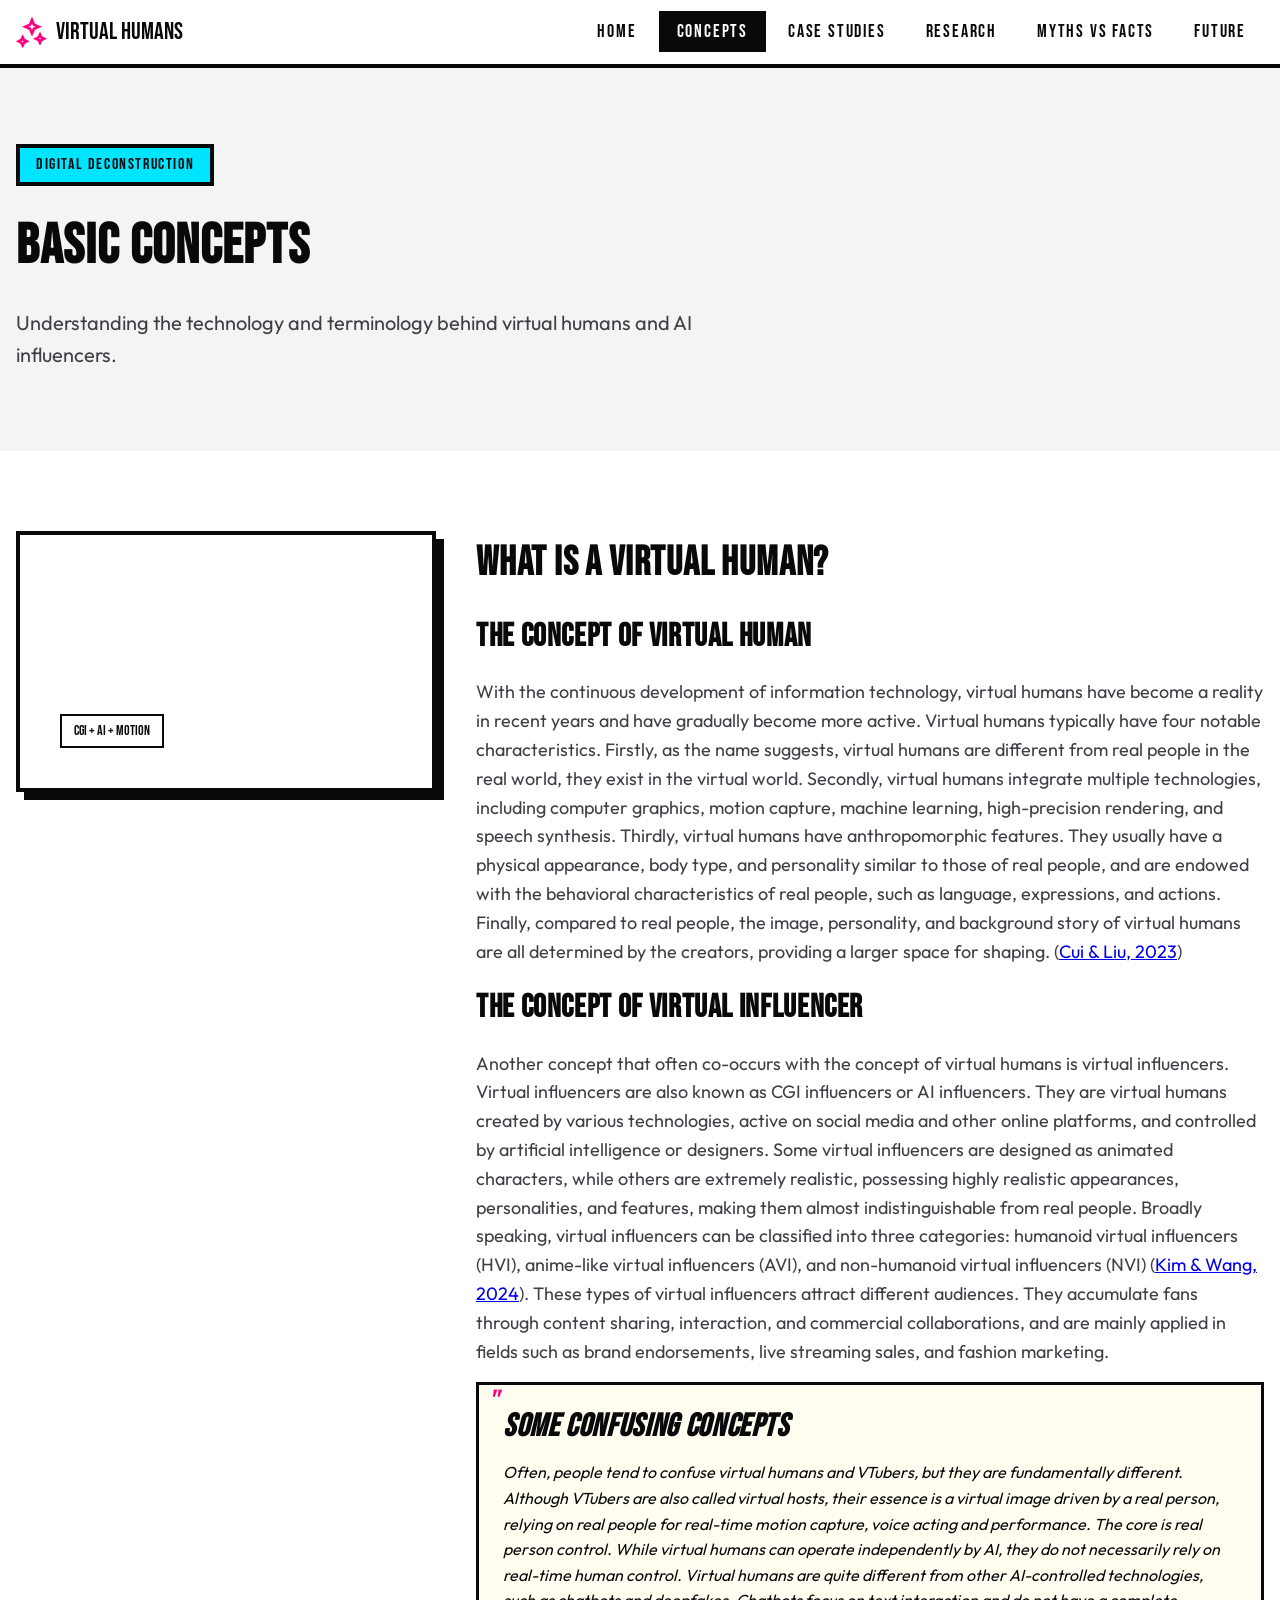
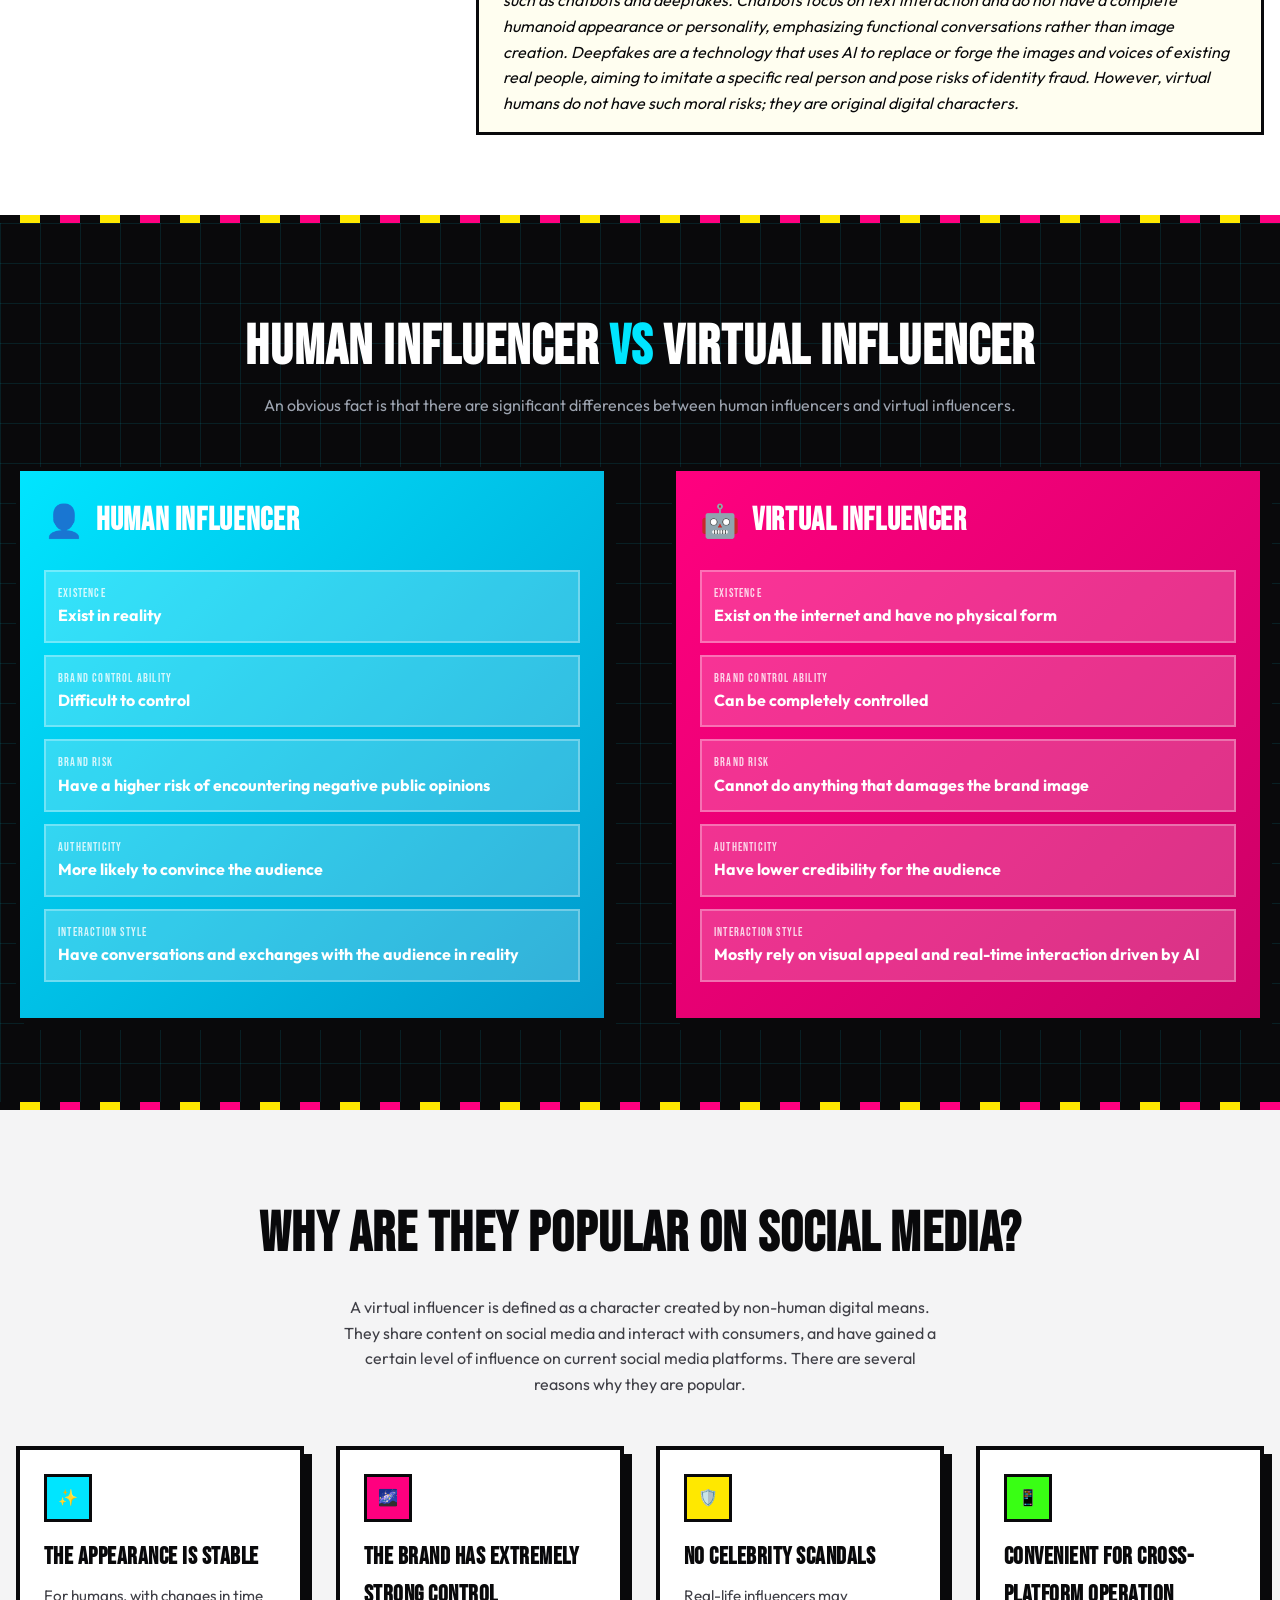
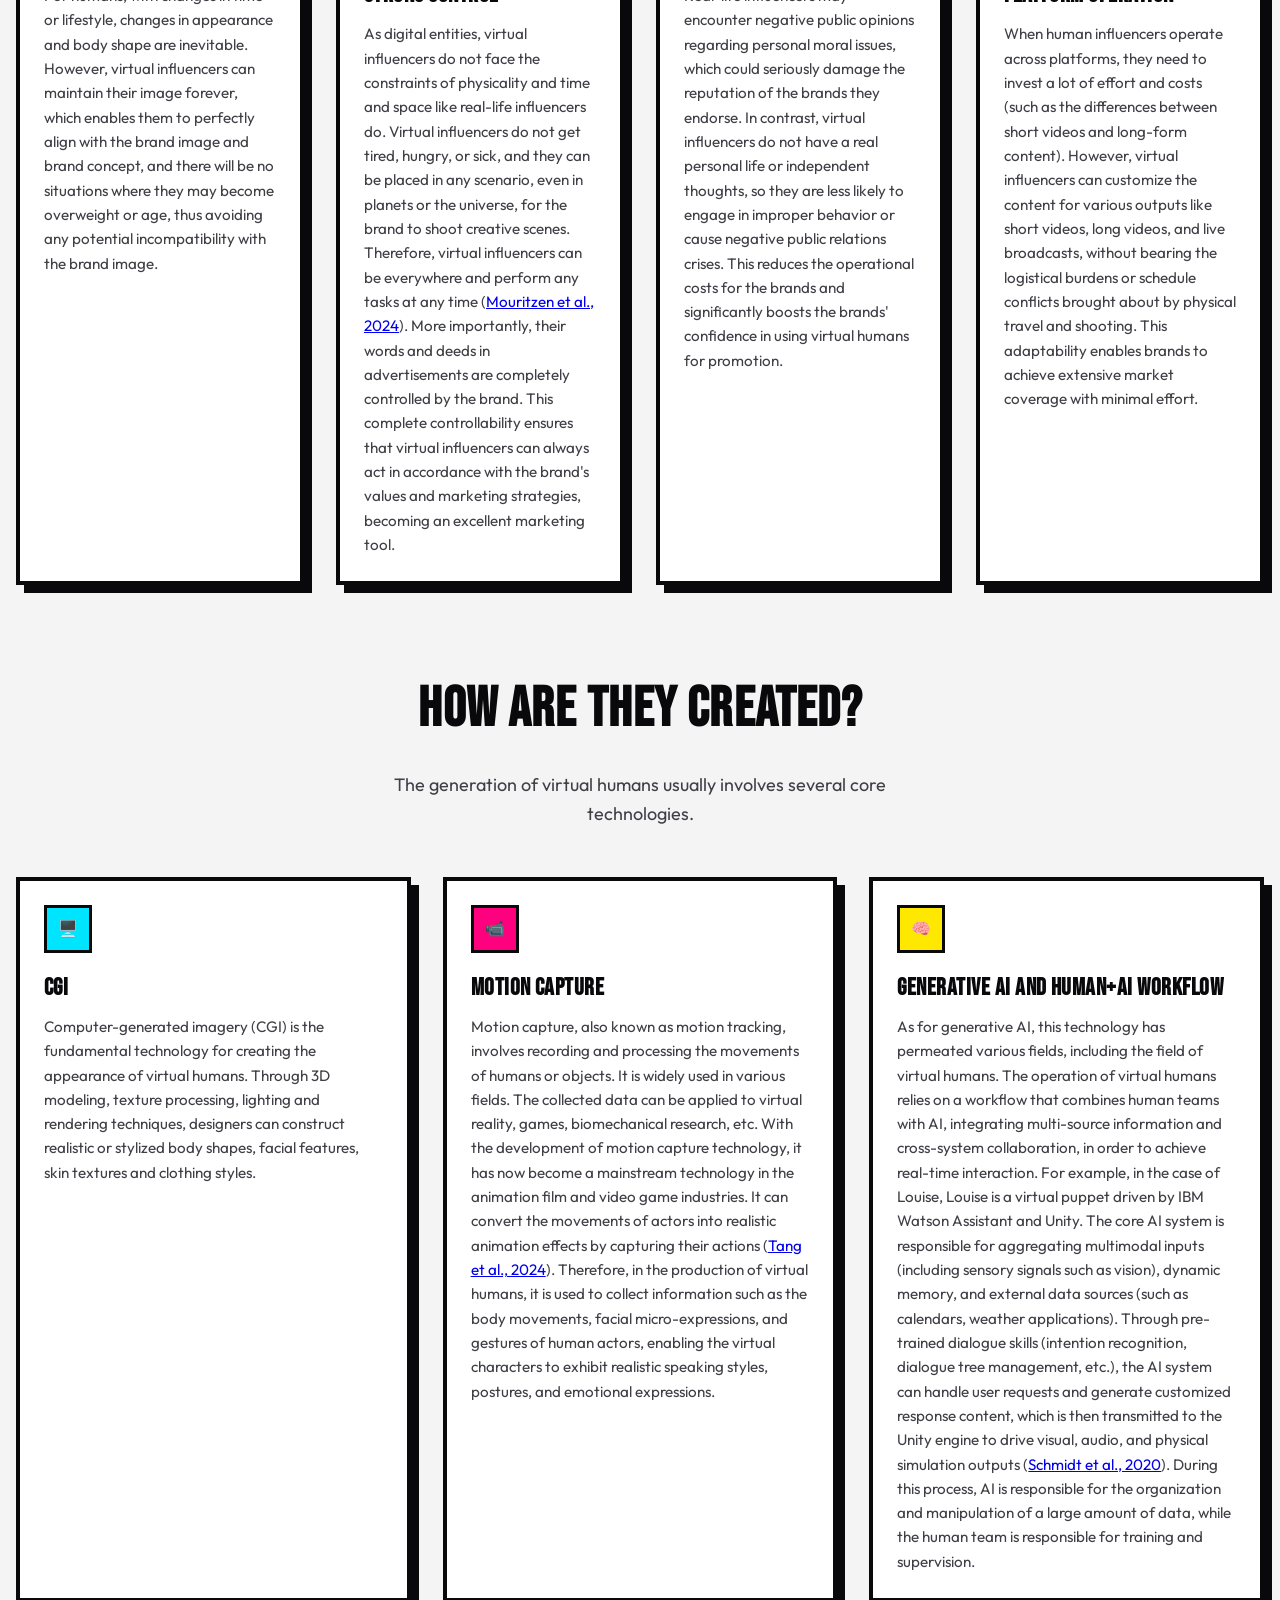
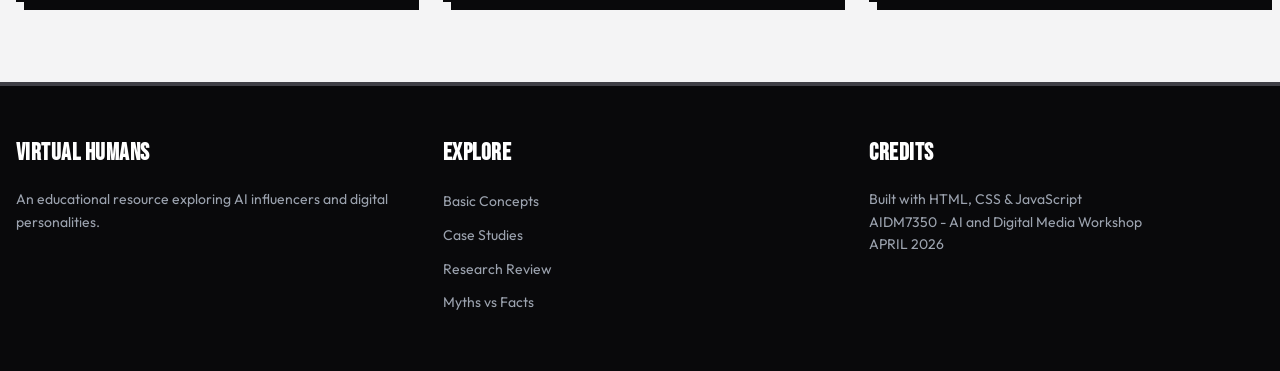
<file: concepts.html>
<!DOCTYPE html>
<html lang="en">
<head>
  <meta charset="UTF-8">
  <meta name="viewport" content="width=device-width, initial-scale=1.0">
  <title>Basic Concepts - AI Influencers & Virtual Humans</title>
  <link rel="preconnect" href="https://fonts.googleapis.com">
  <link rel="preconnect" href="https://fonts.gstatic.com" crossorigin>
  <link href="https://fonts.googleapis.com/css2?family=Bebas+Neue&family=Outfit:wght@400;500;700&display=swap" rel="stylesheet">
  <link rel="stylesheet" href="css/styles.css">
</head>
<body>

  <!-- Nevigation -->
  <nav class="navbar">
    <div class="container">
      <a href="home.html" class="logo">
        <svg class="logo-icon" viewBox="0 0 24 24" fill="none" stroke="currentColor" stroke-width="2">
          <path d="M12 3l1.5 3.5L17 8l-3.5 1.5L12 13l-1.5-3.5L7 8l3.5-1.5L12 3z"/>
          <path d="M5 16l1 2 2 1-2 1-1 2-1-2-2-1 2-1 1-2z"/>
          <path d="M18 14l1 2 2 1-2 1-1 2-1-2-2-1 2-1 1-2z"/>
        </svg>
        <span class="logo-text">VIRTUAL HUMANS</span>
      </a>
      <ul class="nav-links">
        <li><a href="home.html" class="nav-link">HOME</a></li>
        <li><a href="concepts.html" class="nav-link">CONCEPTS</a></li>
        <li><a href="case-studies.html" class="nav-link">CASE STUDIES</a></li>
        <li><a href="research.html" class="nav-link">RESEARCH</a></li>
        <li><a href="myths-facts.html" class="nav-link">MYTHS VS FACTS</a></li>
        <li><a href="future.html" class="nav-link">FUTURE</a></li>
      </ul>
      <button class="menu-toggle">☰</button>
    </div>
  </nav>
  
  <div class="mobile-menu">
    <button class="mobile-close">✕</button>
    <a href="home.html">HOME</a>
    <a href="concepts.html">CONCEPTS</a>
    <a href="case-studies.html">CASE STUDIES</a>
    <a href="research.html">RESEARCH</a>
    <a href="myths-facts.html">MYTHS VS FACTS</a>
    <a href="future.html">FUTURE</a>
  </div>
  
  <div class="nav-spacer"></div>

  <!-- Tittle area -->
  <section class="section section-gray">
    <div class="container">
      <span class="badge badge-cyan">DIGITAL DECONSTRUCTION</span>
      <h1 class="section-title font-heading" style="text-align: left; margin-top: 1rem;">BASIC CONCEPTS</h1>
      <p style="font-size: 1.25rem; color: var(--text-secondary); max-width: 700px;">
        Understanding the technology and terminology behind virtual humans and AI influencers.
      </p>
    </div>
  </section>

<!-- Definition area -->
<section class="section">
  <div class="container">
    <!-- Left-right column-based core layout: Images + Text side by side -->
    <div style="display: flex; gap: 2.5rem; align-items: flex-start; flex-wrap: wrap;">
      
      <!-- Left side: Image area, fixed width, not compressed -->
      <div style="flex: 0 0 420px; min-width: 300px;">
        <div class="manga-panel" style="padding: 1.5rem;">
          <div style="aspect-ratio: 16/9; background-image: url(https://tse1.mm.bing.net/th/id/OIP.DZcLm8WM0kWj3KwmAR2M9wHaHa?w=153&h=180&c=7&r=0&o=7&dpr=2&pid=1.7&rm=3); background-size: cover; background-position: center 20%; display: flex; align-items: center; justify-content: center; position: relative;">
            <span class="hero-tag" style="bottom: 1rem; left: 1rem; background: white;">CGI + AI + MOTION</span>
          </div>
        </div>
      </div>

      <!-- Right side: All text content will automatically fill the remaining width. -->
      <div style="flex: 1; min-width: 300px;">
        <h2 class="section-title font-heading" style="text-align: left; font-size: 2.5rem; margin-top: 0;">WHAT IS A VIRTUAL HUMAN?</h2>
        <h3 class="section-title font-heading" style="text-align: left; font-size: 2rem; margin: 1rem 0;">The concept of virtual human</h3>
        <p style="font-size: 1.125rem; color: var(--text-secondary); margin-bottom: 1rem; line-height: 1.6;">
          With the continuous development of information technology, virtual humans have become 
          a reality in recent years and have gradually become more active. Virtual humans typically 
          have four notable characteristics. Firstly, as the name suggests, virtual humans are different 
          from real people in the real world, they exist in the virtual world. Secondly, virtual humans 
          integrate multiple technologies, including computer graphics, motion capture, machine learning, 
          high-precision rendering, and speech synthesis. Thirdly, virtual humans have anthropomorphic features. 
          They usually have a physical appearance, body type, and personality similar to those of real people, 
          and are endowed with the behavioral characteristics of real people, such as language, expressions, and actions. 
          Finally, compared to real people, the image, personality, and background story of virtual humans are all determined 
          by the creators, providing a larger space for shaping. (<a href="https://ieeexplore.ieee.org/document/10305172" target="_blank">Cui & Liu, 2023</a>)
        </p>
        <h3 class="section-title font-heading" style="text-align: left; font-size: 2rem; margin: 1rem 0;">The concept of virtual influencer</h3>
        <p style="font-size: 1.125rem; color: var(--text-secondary); margin-bottom: 1rem; line-height: 1.6;">
          Another concept that often co-occurs with the concept of virtual humans is virtual influencers. 
          Virtual influencers are also known as CGI influencers or AI influencers. They are virtual humans 
          created by various technologies, active on social media and other online platforms, and controlled 
          by artificial intelligence or designers. Some virtual influencers are designed as animated characters, 
          while others are extremely realistic, possessing highly realistic appearances, personalities, and features, 
          making them almost indistinguishable from real people. Broadly speaking, virtual influencers can be classified 
          into three categories: humanoid virtual influencers (HVI), anime-like virtual influencers (AVI), 
          and non-humanoid virtual influencers (NVI) (<a href="https://doi.org/10.1016/j.chbah.2024.100100" target="_blank">Kim & Wang, 2024</a>). These types of virtual influencers 
          attract different audiences. They accumulate fans through content sharing, interaction, and commercial 
          collaborations, and are mainly applied in fields such as brand endorsements, live streaming sales, and 
          fashion marketing.
        </p>
        <div class="narration-box" style="margin-top: 1rem;">
          <h3 class="section-title font-heading" style="text-align: left; font-size: 2rem; margin: 0 0 0.5rem;">Some confusing concepts</h3>
          <p style="line-height: 1.6; margin:0;">
            Often, people tend to confuse virtual humans and VTubers, but they are fundamentally different. 
            Although VTubers are also called virtual hosts, their essence is a virtual image driven by a real person, 
            relying on real people for real-time motion capture, voice acting and performance. The core is real person control. 
            While virtual humans can operate independently by AI, they do not necessarily rely on real-time human control. 
            Virtual humans are quite different from other AI-controlled technologies, such as chatbots and deepfakes. 
            Chatbots focus on text interaction and do not have a complete humanoid appearance or personality, 
            emphasizing functional conversations rather than image creation. Deepfakes are a technology that 
            uses AI to replace or forge the images and voices of existing real people, aiming to imitate a specific 
            real person and pose risks of identity fraud. However, virtual humans do not have such moral risks; 
            they are original digital characters.
          </p>
        </div>
      </div>
    </div>
  </div>
</section>

  <!-- Seperate line -->
  <div class="section-divider"></div>

  <!-- VS area -->
  <section class="vs-section">
    <div class="container">
      <div class="vs-header">
        <h2 class="vs-title font-heading">Human influencer <span class="cyan">VS</span> virtual influencer </h2>
        <p style="color: #9CA3AF;">An obvious fact is that there are significant differences between human influencers and virtual influencers.</p>
      </div>
      
      <div class="vs-grid">
        <!-- Human -->
        <div class="vs-card human manga-panel">
          <div class="vs-card-header">
            <span style="font-size: 2rem;">👤</span>
            <h3 class="vs-card-title font-heading">Human influencer</h3>
          </div>
          <div class="vs-item">
            <div class="vs-item-label">Existence</div>
            <div class="vs-item-value">Exist in reality</div>
          </div>
          <div class="vs-item">
            <div class="vs-item-label">Brand control ability</div>
            <div class="vs-item-value">Difficult to control</div>
          </div>
          <div class="vs-item">
            <div class="vs-item-label">Brand risk</div>
            <div class="vs-item-value">Have a higher risk of encountering negative public opinions</div>
          </div>
          <div class="vs-item">
            <div class="vs-item-label">Authenticity</div>
            <div class="vs-item-value">More likely to convince the audience</div>
          </div>
          <div class="vs-item">
            <div class="vs-item-label">Interaction style</div>
            <div class="vs-item-value">Have conversations and exchanges with the audience in reality</div>
          </div>
        </div>
        
        <!-- Virtual human -->
        <div class="vs-card virtual manga-panel">
          <div class="vs-card-header">
            <span style="font-size: 2rem;">🤖</span>
            <h3 class="vs-card-title font-heading">virtual influencer</h3>
          </div>
          <div class="vs-item">
            <div class="vs-item-label">Existence</div>
            <div class="vs-item-value">Exist on the internet and have no physical form</div>
          </div>
          <div class="vs-item">
            <div class="vs-item-label">Brand control ability</div>
            <div class="vs-item-value">Can be completely controlled</div>
          </div>
          <div class="vs-item">
            <div class="vs-item-label">Brand risk</div>
            <div class="vs-item-value">Cannot do anything that damages the brand image</div>
          </div>
          <div class="vs-item">
            <div class="vs-item-label">Authenticity</div>
            <div class="vs-item-value">Have lower credibility for the audience</div>
          </div>
          <div class="vs-item">
            <div class="vs-item-label">Interaction style</div>
            <div class="vs-item-value">Mostly rely on visual appeal and real-time interaction driven by AI</div>
          </div>
        </div>
      </div>
    </div>
  </section>

  <!-- Seperate line -->
  <div class="section-divider"></div>

<!-- A big area -->
<section class="section section-gray">
  <div class="container">

    <!-- Popular Influencers Section (4 cards side by side) -->
    <h2 class="section-title font-heading">Why are they popular on social media?</h2>
    <p class="section-subtitle" style="font-size: 1rem">A virtual influencer is defined as a character created by non-human digital means. 
      They share content on social media and interact with consumers, and have gained a certain level of influence on 
      current social media platforms. There are several reasons why they are popular.</p>
    
    <!-- Force the four cards to always be in the same row and do not automatically wrap to the next line. -->
    <div class="card-grid" style="display: grid; grid-template-columns: repeat(4, 1fr); gap: 2rem;">
      <div class="manga-panel card">
        <div class="card-icon cyan">✨</div>
        <h3 class="card-title font-heading">the appearance is stable</h3>
        <p class="card-text">For humans, with changes in time or lifestyle, 
          changes in appearance and body shape are inevitable. However, 
          virtual influencers can maintain their image forever, which enables them to 
          perfectly align with the brand image and brand concept, and there will be no 
          situations where they may become overweight or age, thus avoiding any potential incompatibility with the brand image.</p>
      </div>
        
      <div class="manga-panel card">
        <div class="card-icon magenta">🌌</div>
        <h3 class="card-title font-heading">the brand has extremely strong control</h3>
        <p class="card-text">As digital entities, virtual influencers do not face the constraints of 
          physicality and time and space like real-life influencers do. Virtual influencers do not get tired, 
          hungry, or sick, and they can be placed in any scenario, even in planets or the universe, 
          for the brand to shoot creative scenes. Therefore, virtual influencers can be everywhere and perform 
          any tasks at any time (<a href="https://doi.org/10.1108/EJM-12-2022-0915" target="_blank">Mouritzen et al., 2024</a>). More importantly, their words and deeds in advertisements 
          are completely controlled by the brand. This complete controllability ensures that virtual influencers 
          can always act in accordance with the brand's values and marketing strategies, becoming an excellent marketing tool.</p>
      </div>
        
      <div class="manga-panel card">
        <div class="card-icon yellow">🛡️</div>
        <h3 class="card-title font-heading">no celebrity scandals</h3>
        <p class="card-text">Real-life influencers may encounter negative public opinions regarding personal moral issues, 
          which could seriously damage the reputation of the brands they endorse. In contrast, virtual influencers 
          do not have a real personal life or independent thoughts, so they are less likely to engage in improper 
          behavior or cause negative public relations crises. This reduces the operational costs for the brands and 
          significantly boosts the brands' confidence in using virtual humans for promotion.</p>
      </div>

      <div class="manga-panel card">
        <div class="card-icon" style="background: var(--accent-green);">📱</div>
        <h3 class="card-title font-heading">convenient for cross-platform operation</h3>
        <p class="card-text">When human influencers operate across platforms, they need to invest a lot of 
          effort and costs (such as the differences between short videos and long-form content). However, 
          virtual influencers can customize the content for various outputs like short videos, long videos, 
          and live broadcasts, without bearing the logistical burdens or schedule conflicts brought about by 
          physical travel and shooting. This adaptability enables brands to achieve extensive market coverage 
          with minimal effort.</p>
      </div>
    </div>

    <!-- Seperate two area -->
    <div style="margin-top: 5rem;"></div>

    <!-- Technology Stack Section (maintain 3 items per row) -->
    <h2 class="section-title font-heading">How are they created?</h2>
    <p class="section-subtitle">The generation of virtual humans usually involves several core technologies.</p>
    
    <div class="card-grid">
      <div class="manga-panel card">
        <div class="card-icon cyan">🖥️</div>
        <h3 class="card-title font-heading">CGI</h3>
        <p class="card-text">Computer-generated imagery (CGI) is the fundamental technology for creating the appearance 
          of virtual humans. Through 3D modeling, texture processing, lighting and rendering techniques, designers can 
          construct realistic or stylized body shapes, facial features, skin textures and clothing styles.</p>
      </div>
        
      <div class="manga-panel card">
        <div class="card-icon magenta">📹</div>
        <h3 class="card-title font-heading">Motion Capture</h3>
        <p class="card-text">Motion capture, also known as motion tracking, involves recording and processing the movements 
          of humans or objects. It is widely used in various fields. The collected data can be applied to virtual reality, 
          games, biomechanical research, etc. With the development of motion capture technology, it has now become a 
          mainstream technology in the animation film and video game industries. It can convert the movements of actors 
          into realistic animation effects by capturing their actions (<a href="http://dx.doi.org/10.47116/apjcri.2024.04.12" target="_blank">Tang et al., 2024</a>). Therefore, in the production 
          of virtual humans, it is used to collect information such as the body movements, facial micro-expressions, and 
          gestures of human actors, enabling the virtual characters to exhibit realistic speaking styles, postures, and 
          emotional expressions.</p>
      </div>
        
      <div class="manga-panel card">
        <div class="card-icon yellow">🧠</div>
        <h3 class="card-title font-heading">Generative AI and human+AI workflow</h3>
        <p class="card-text">As for generative AI, this technology has permeated various fields, including the field of 
          virtual humans. The operation of virtual humans relies on a workflow that combines human teams with AI, 
          integrating multi-source information and cross-system collaboration, in order to achieve real-time interaction. 
          For example, in the case of Louise, Louise is a virtual puppet driven by IBM Watson Assistant and Unity. 
          The core AI system is responsible for aggregating multimodal inputs (including sensory signals such as vision), 
          dynamic memory, and external data sources (such as calendars, weather applications). Through pre-trained dialogue 
          skills (intention recognition, dialogue tree management, etc.), the AI system can handle user requests and generate 
          customized response content, which is then transmitted to the Unity engine to drive visual, audio, and physical 
          simulation outputs (<a href="https://doi.org/10.3390/mti4040085" target="_blank">Schmidt et al., 2020</a>). During this process, AI is responsible for the organization and 
          manipulation of a large amount of data, while the human team is responsible for training and supervision.</p>
      </div>
    </div>

  </div>
</section>

  <!-- ===== Footer ===== -->
  <footer class="footer">
    <div class="container">
      <div class="footer-grid">
        <div>
          <h3 class="footer-title font-heading">VIRTUAL HUMANS</h3>
          <p class="footer-text">An educational resource exploring AI influencers and digital personalities.</p>
        </div>
        <div>
          <h4 class="footer-title font-heading">EXPLORE</h4>
          <ul class="footer-links">
            <li><a href="concepts.html">Basic Concepts</a></li>
            <li><a href="case-studies.html">Case Studies</a></li>
            <li><a href="research.html">Research Review</a></li>
            <li><a href="myths-facts.html">Myths vs Facts</a></li>
          </ul>
        </div>
        <div>
          <h4 class="footer-title font-heading">CREDITS</h4>
          <p class="footer-text">
            Built with HTML, CSS & JavaScript<br>
            AIDM7350 - AI and Digital Media Workshop<br>
            APRIL 2026
          </p>
        </div>
      </div>

    </div>
  </footer>
  <script src="js/main.js"></script>
</body>
</html>
</file>
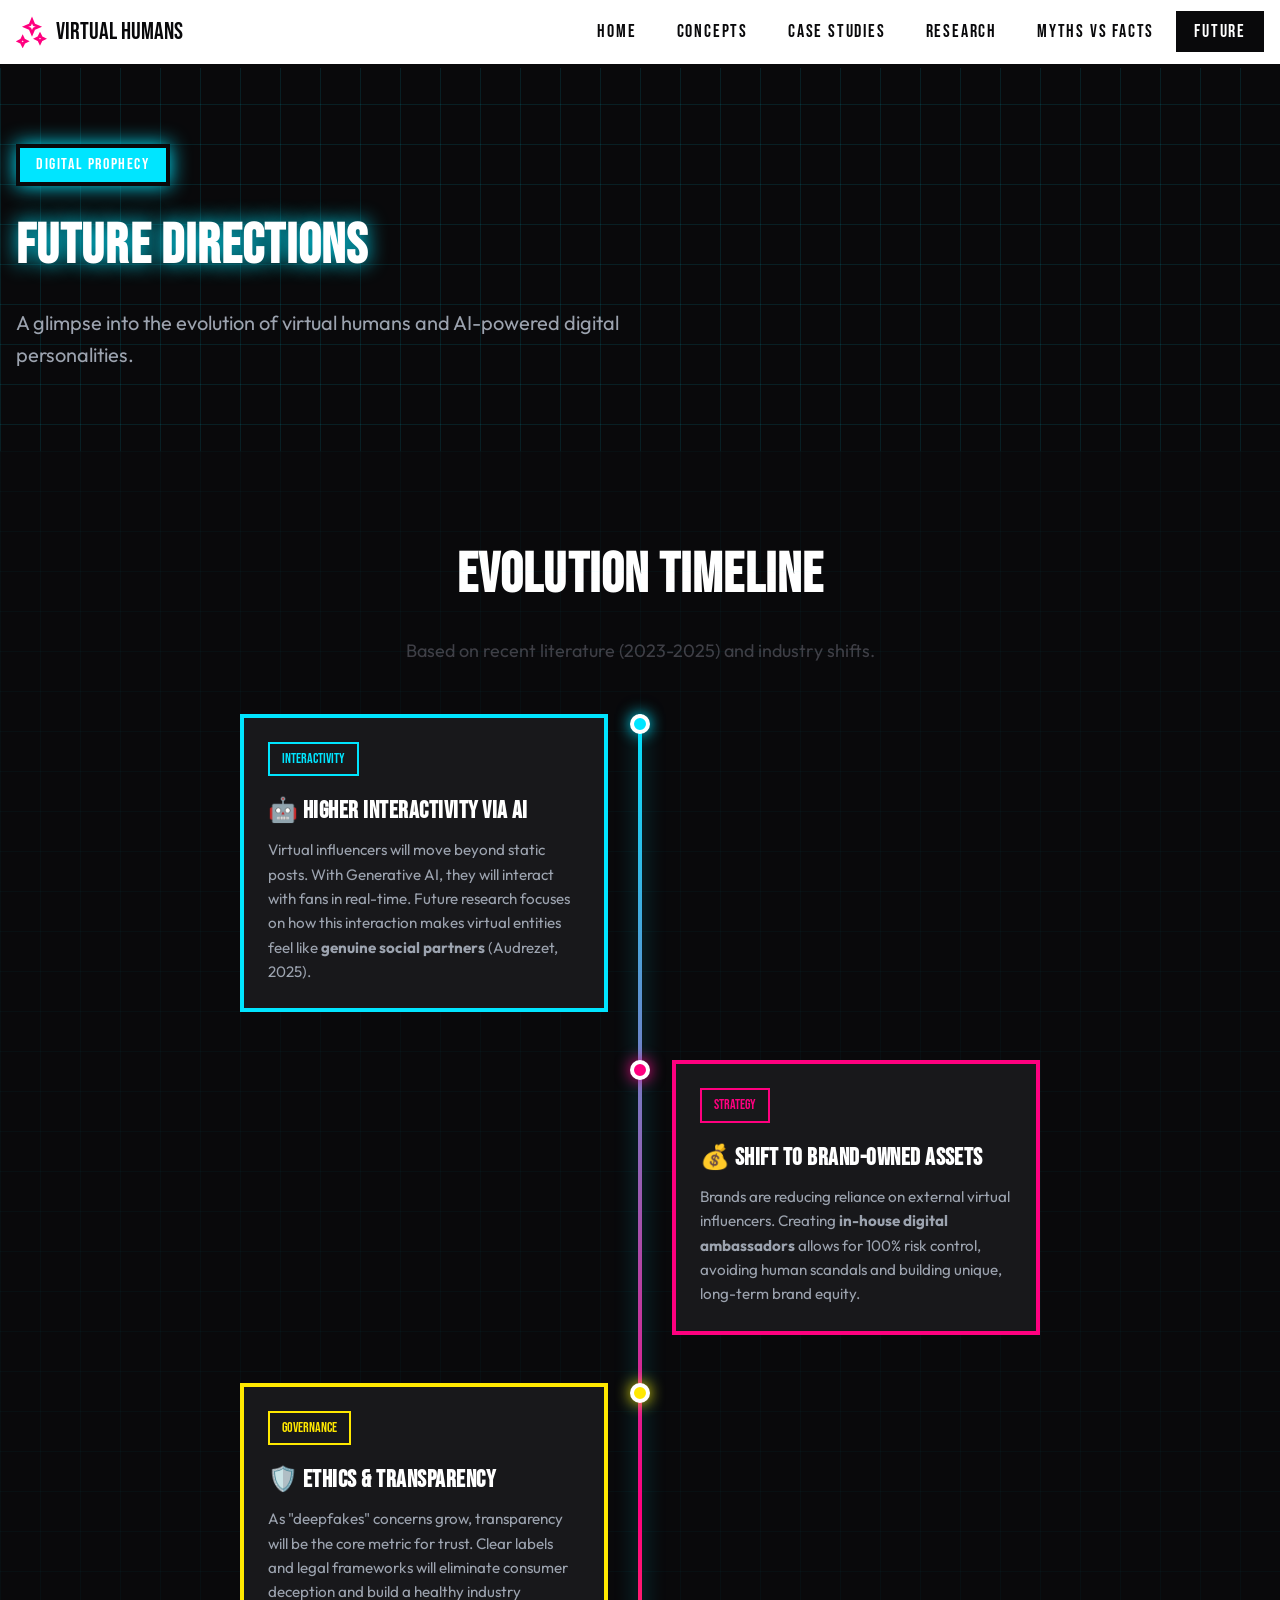
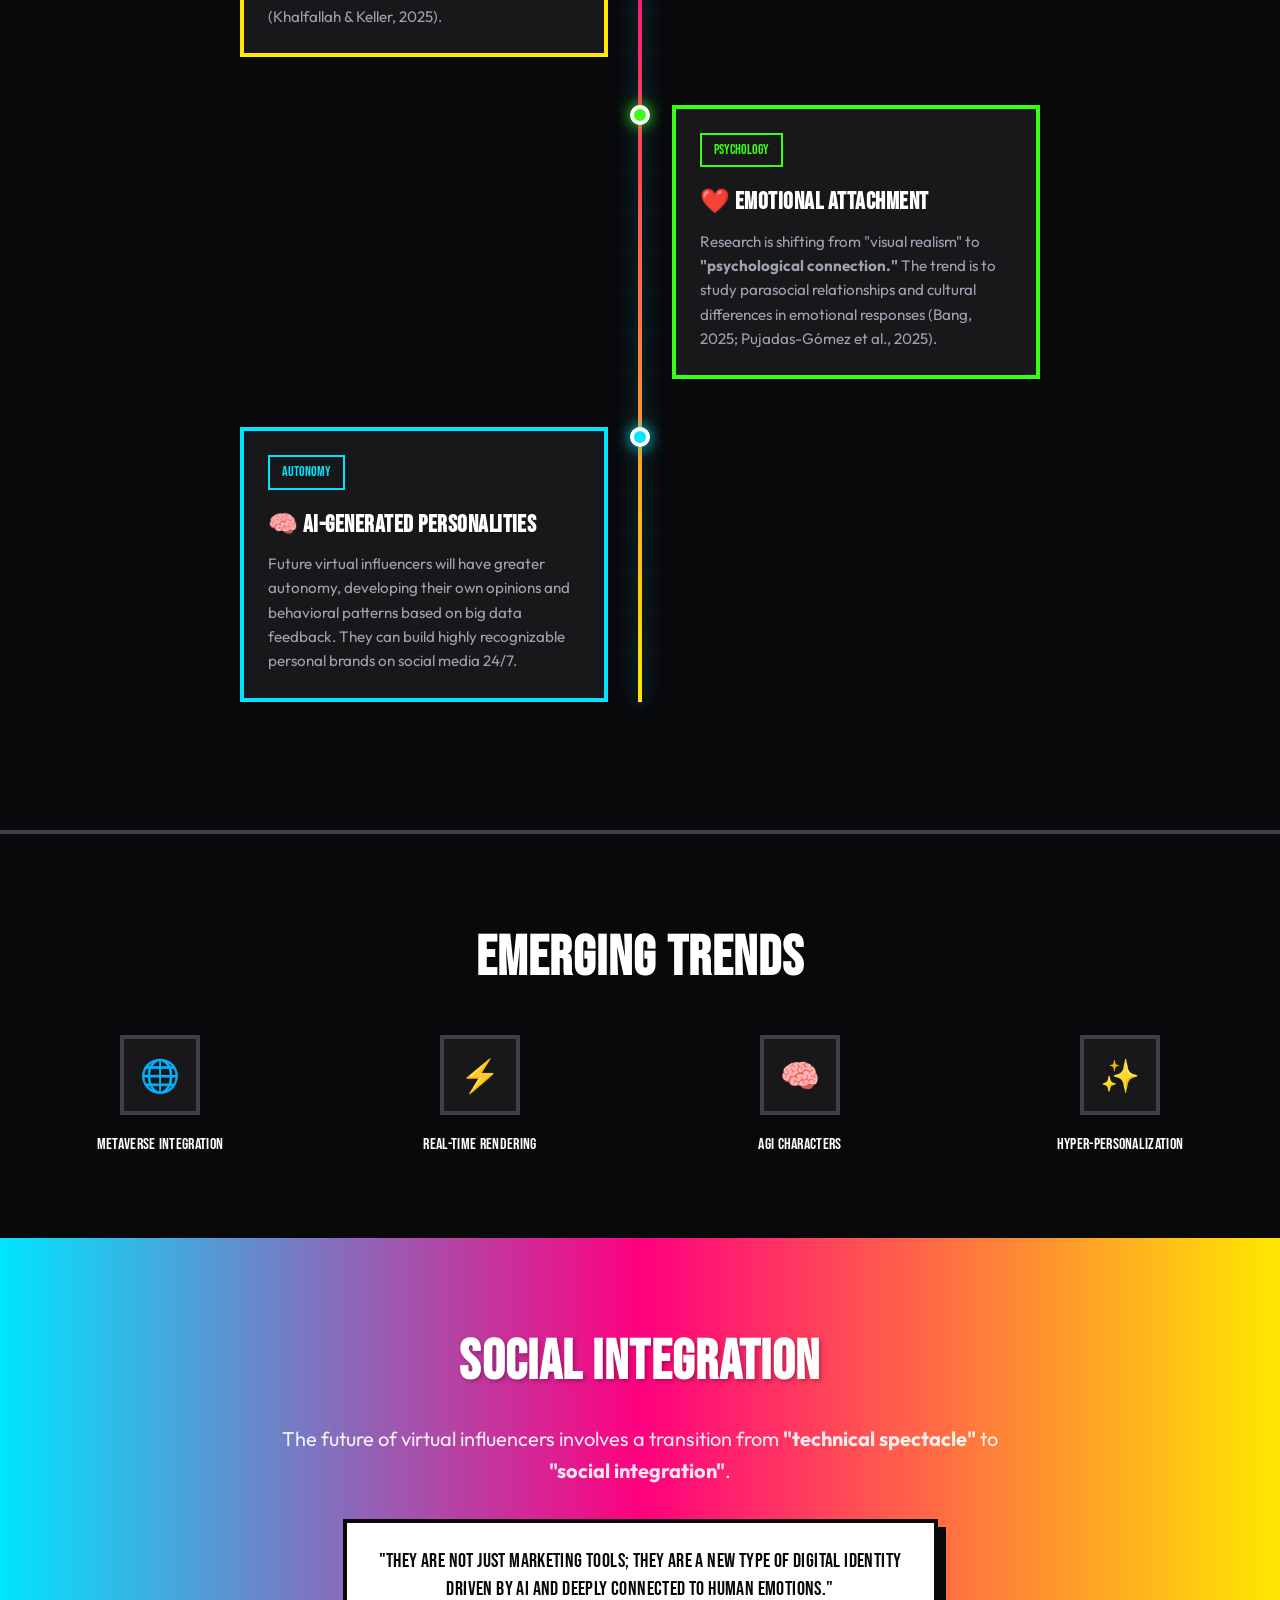
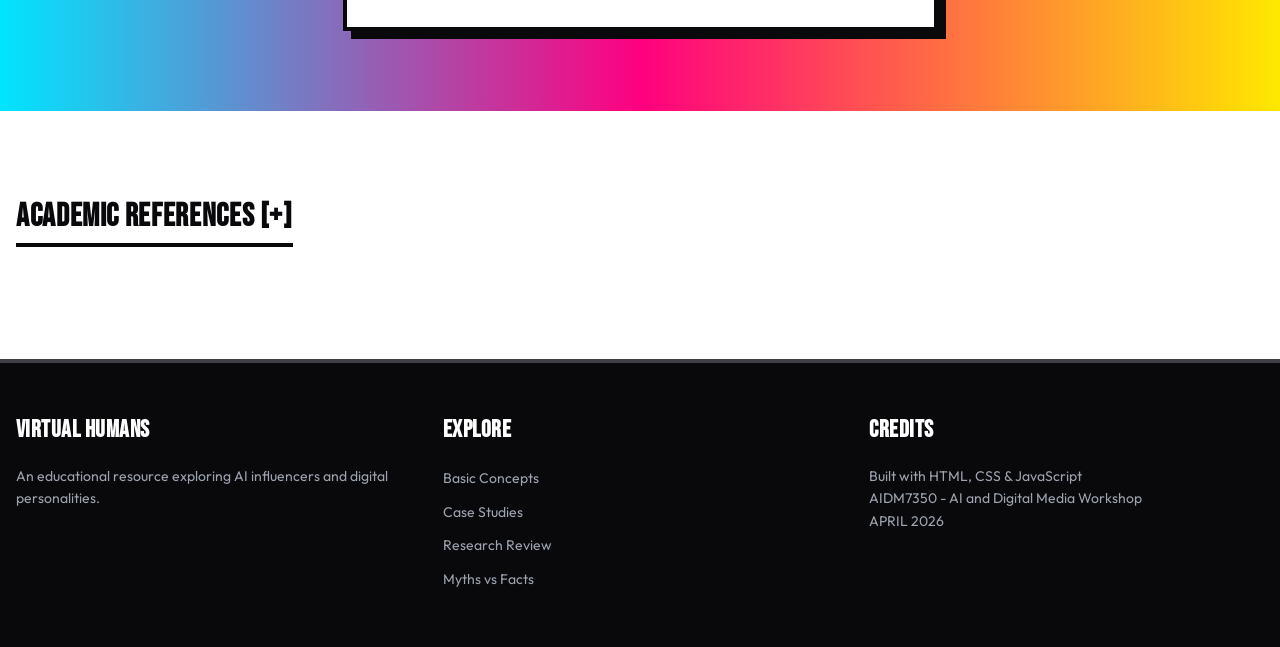
<file: future.html>
<!DOCTYPE html>
<html lang="en">
<head>
  <meta charset="UTF-8">
  <meta name="viewport" content="width=device-width, initial-scale=1.0">
  <title>Future Directions - AI Influencers & Virtual Humans</title>
  <link rel="preconnect" href="https://fonts.googleapis.com">
  <link rel="preconnect" href="https://fonts.gstatic.com" crossorigin>
  <link href="https://fonts.googleapis.com/css2?family=Bebas+Neue&family=Outfit:wght@400;500;700&display=swap" rel="stylesheet">
  <link rel="stylesheet" href="css/styles.css">
</head>
<body>

  <!-- Navigation bar -->
  <nav class="navbar">
    <div class="container">
      <a href="home.html" class="logo">
        <svg class="logo-icon" viewBox="0 0 24 24" fill="none" stroke="currentColor" stroke-width="2">
          <path d="M12 3l1.5 3.5L17 8l-3.5 1.5L12 13l-1.5-3.5L7 8l3.5-1.5L12 3z"/>
          <path d="M5 16l1 2 2 1-2 1-1 2-1-2-2-1 2-1 1-2z"/>
          <path d="M18 14l1 2 2 1-2 1-1 2-1-2-2-1 2-1 1-2z"/>
        </svg>
        <span class="logo-text">VIRTUAL HUMANS</span>
      </a>
      <ul class="nav-links">
        <li><a href="home.html" class="nav-link">HOME</a></li>
        <li><a href="concepts.html" class="nav-link">CONCEPTS</a></li>
        <li><a href="case-studies.html" class="nav-link">CASE STUDIES</a></li>
        <li><a href="research.html" class="nav-link">RESEARCH</a></li>
        <li><a href="myths-facts.html" class="nav-link">MYTHS VS FACTS</a></li>
        <li><a href="future.html" class="nav-link">FUTURE</a></li>
      </ul>
      <button class="menu-toggle">☰</button>
    </div>
  </nav>
  
  <div class="mobile-menu">
    <button class="mobile-close">✕</button>
    <a href="home.html">HOME</a>
    <a href="concepts.html">CONCEPTS</a>
    <a href="case-studies.html">CASE STUDIES</a>
    <a href="research.html">RESEARCH</a>
    <a href="myths-facts.html">MYTHS VS FACTS</a>
    <a href="future.html">FUTURE</a>
  </div>
  
  <div class="nav-spacer"></div>

  <!-- Page Title - Cyberpunk Style -->
  <section class="section section-dark" style="position: relative; overflow: hidden;">
    <!-- Background Grid -->
    <div style="position: absolute; inset: 0; background-image: linear-gradient(rgba(0, 229, 255, 0.1) 1px, transparent 1px), linear-gradient(90deg, rgba(0, 229, 255, 0.1) 1px, transparent 1px); background-size: 40px 40px;"></div>
    
    <div class="container" style="position: relative; z-index: 1;">
      <span class="badge badge-cyan" style="box-shadow: 0 0 20px var(--accent-cyan);">DIGITAL PROPHECY</span>
      <h1 class="section-title font-heading" style="text-align: left; margin-top: 1rem; color: white; text-shadow: 0 0 20px var(--accent-cyan);">FUTURE DIRECTIONS</h1>
      <p style="font-size: 1.25rem; color: #9CA3AF; max-width: 700px;">
        A glimpse into the evolution of virtual humans and AI-powered digital personalities.
      </p>
    </div>
  </section>

  <!-- Evolution Timeline -->
  <section class="timeline-section">
    <div class="container">
      <h2 class="section-title font-heading" style="color: white;">EVOLUTION TIMELINE</h2>
      <p class="section-subtitle">Based on recent literature (2023-2025) and industry shifts.</p>
      
      <div class="timeline">
        
        <!-- Direction 1: Higher Interactivity -->
        <div class="timeline-item">
          <div class="timeline-node cyan"></div>
          <div class="timeline-content cyan">
            <span class="timeline-year cyan">INTERACTIVITY</span>
            <h3 class="timeline-title font-heading">🤖 Higher Interactivity via AI</h3>
            <p class="timeline-text">
              Virtual influencers will move beyond static posts. With Generative AI, they will interact with fans in real-time. Future research focuses on how this interaction makes virtual entities feel like <strong>genuine social partners</strong> (Audrezet, 2025).
            </p>
          </div>
        </div>
        
        <!-- Direction 2: Brand-Owned Assets -->
        <div class="timeline-item">
          <div class="timeline-node magenta"></div>
          <div class="timeline-content magenta">
            <span class="timeline-year magenta">STRATEGY</span>
            <h3 class="timeline-title font-heading">💰 Shift to Brand-Owned Assets</h3>
            <p class="timeline-text">
              Brands are reducing reliance on external virtual influencers. Creating <strong>in-house digital ambassadors</strong> allows for 100% risk control, avoiding human scandals and building unique, long-term brand equity.
            </p>
          </div>
        </div>
        
        <!-- Direction 3: Ethics and Transparency -->
        <div class="timeline-item">
          <div class="timeline-node yellow"></div>
          <div class="timeline-content yellow">
            <span class="timeline-year yellow">GOVERNANCE</span>
            <h3 class="timeline-title font-heading">🛡️ Ethics & Transparency</h3>
            <p class="timeline-text">
              As "deepfakes" concerns grow, transparency will be the core metric for trust. Clear labels and legal frameworks will eliminate consumer deception and build a healthy industry (Khalfallah & Keller, 2025).
            </p>
          </div>
        </div>

        <!-- Direction 4: Emotional Attachment -->
        <div class="timeline-item">
          <div class="timeline-node green"></div>
          <div class="timeline-content green">
            <span class="timeline-year green">PSYCHOLOGY</span>
            <h3 class="timeline-title font-heading">❤️ Emotional Attachment</h3>
            <p class="timeline-text">
              Research is shifting from "visual realism" to <strong>"psychological connection."</strong> The trend is to study parasocial relationships and cultural differences in emotional responses (Bang, 2025; Pujadas-Gómez et al., 2025).
            </p>
          </div>
        </div>
        
        <!-- Direction 5: AI-Generated Personalities -->
        <div class="timeline-item">
          <div class="timeline-node cyan"></div>
          <div class="timeline-content cyan">
            <span class="timeline-year cyan">AUTONOMY</span>
            <h3 class="timeline-title font-heading">🧠 AI-Generated Personalities</h3>
            <p class="timeline-text">
              Future virtual influencers will have greater autonomy, developing their own opinions and behavioral patterns based on big data feedback. They can build highly recognizable personal brands on social media 24/7.
            </p>
          </div>
        </div>
        
      </div>
    </div>
  </section>

  <!-- Emerging Trends -->
  <section class="section section-dark" style="border-top: 4px solid #3F3F46;">
    <div class="container">
      <h2 class="section-title font-heading" style="color: white;">EMERGING TRENDS</h2>
      
      <div class="stats-grid" style="margin-top: 2rem;">
        <div style="text-align: center;">
          <div style="width: 5rem; height: 5rem; margin: 0 auto 1rem; border: 4px solid #3F3F46; background: #18181B; display: flex; align-items: center; justify-content: center; font-size: 2rem;">
            🌐
          </div>
          <span class="font-heading" style="color: white;">Metaverse Integration</span>
        </div>
        <div style="text-align: center;">
          <div style="width: 5rem; height: 5rem; margin: 0 auto 1rem; border: 4px solid #3F3F46; background: #18181B; display: flex; align-items: center; justify-content: center; font-size: 2rem;">
            ⚡
          </div>
          <span class="font-heading" style="color: white;">Real-time Rendering</span>
        </div>
        <div style="text-align: center;">
          <div style="width: 5rem; height: 5rem; margin: 0 auto 1rem; border: 4px solid #3F3F46; background: #18181B; display: flex; align-items: center; justify-content: center; font-size: 2rem;">
            🧠
          </div>
          <span class="font-heading" style="color: white;">AGI Characters</span>
        </div>
        <div style="text-align: center;">
          <div style="width: 5rem; height: 5rem; margin: 0 auto 1rem; border: 4px solid #3F3F46; background: #18181B; display: flex; align-items: center; justify-content: center; font-size: 2rem;">
            ✨
          </div>
          <span class="font-heading" style="color: white;">Hyper-personalization</span>
        </div>
      </div>
    </div>
  </section>

  <!-- Final CTA - Summary copy -->
  <section class="section" style="background: linear-gradient(90deg, var(--accent-cyan), var(--accent-magenta), var(--accent-yellow)); text-align: center;">
    <div class="container" style="max-width: 800px;">
      <h2 class="section-title font-heading" style="color: white; text-shadow: 2px 2px 4px rgba(0,0,0,0.3);">SOCIAL INTEGRATION</h2>
      <p style="font-size: 1.25rem; color: rgba(255,255,255,0.9); margin-bottom: 2rem;">
        The future of virtual influencers involves a transition from <strong>"technical spectacle"</strong> to <strong>"social integration"</strong>. 
      </p>
      <div class="manga-panel" style="display: inline-block; padding: 1.5rem 2rem; background: white;">
        <p class="font-heading" style="font-size: 1.25rem; line-height: 1.4; color: var(--text-primary);">
          "They are not just marketing tools; they are a new type of digital identity 
          <br>driven by AI and deeply connected to human emotions."
        </p>
      </div>
    </div>
  </section>

  <section class="section">
    <div class="container">
      <h3 class="font-heading" style="font-size: 2rem; border-bottom: 4px solid var(--border-heavy); display: inline-block; margin-bottom: 2rem;">ACADEMIC REFERENCES</h3>
      <div class="manga-panel" style="padding: 1.5rem; font-size: 0.9rem; line-height: 1.8; background: #f9f9f9;">
        <ul style="list-style: none; padding: 0;">
          <li>• Audrezet, A., Koles, B., Moulard, J. G., Ameen, N., & McKenna, B. (2025). Virtual influencers: Definition and future research directions. <em>Journal of Business Research</em>.</li>
          <li>• Pujadas-Gómez, A., Jiménez-Morales, M., & Montaña-Blasco, M. (2025). Mapping the rise of virtual influencers: A bibliometric analysis. <em>Telecommunications Policy</em>.</li>
          <li>• Khalfallah, D., & Keller, V. (2025). Authenticity, ethics, and transparency in virtual influencer marketing: A cross-cultural analysis of consumer trust and engagement. <em>Acta Psychologica</em>.</li>
          <li>• Bang, J., & Han, S. (2025). Unraveling the influence of followers on parasocial Interaction and attachment with virtual influencers. <em>Computers in Human Behavior</em>.</li>
          <!-- Other references follow the same pattern -->
        </ul>
      </div>
    </div>
  </section>

  <!-- ===== Footer ===== -->
  <footer class="footer">
    <div class="container">
      <div class="footer-grid">
        <div>
          <h3 class="footer-title font-heading">VIRTUAL HUMANS</h3>
          <p class="footer-text">An educational resource exploring AI influencers and digital personalities.</p>
        </div>
        <div>
          <h4 class="footer-title font-heading">EXPLORE</h4>
          <ul class="footer-links">
            <li><a href="concepts.html">Basic Concepts</a></li>
            <li><a href="case-studies.html">Case Studies</a></li>
            <li><a href="research.html">Research Review</a></li>
            <li><a href="myths-facts.html">Myths vs Facts</a></li>
          </ul>
        </div>
        <div>
          <h4 class="footer-title font-heading">CREDITS</h4>
          <p class="footer-text">
            Built with HTML, CSS & JavaScript<br>
            AIDM7350 - AI and Digital Media Workshop<br>
            APRIL 2026
          </p>
        </div>
      </div>

    </div>
  </footer>

  <script src="js/main.js"></script>
</body>
</html>
</file>
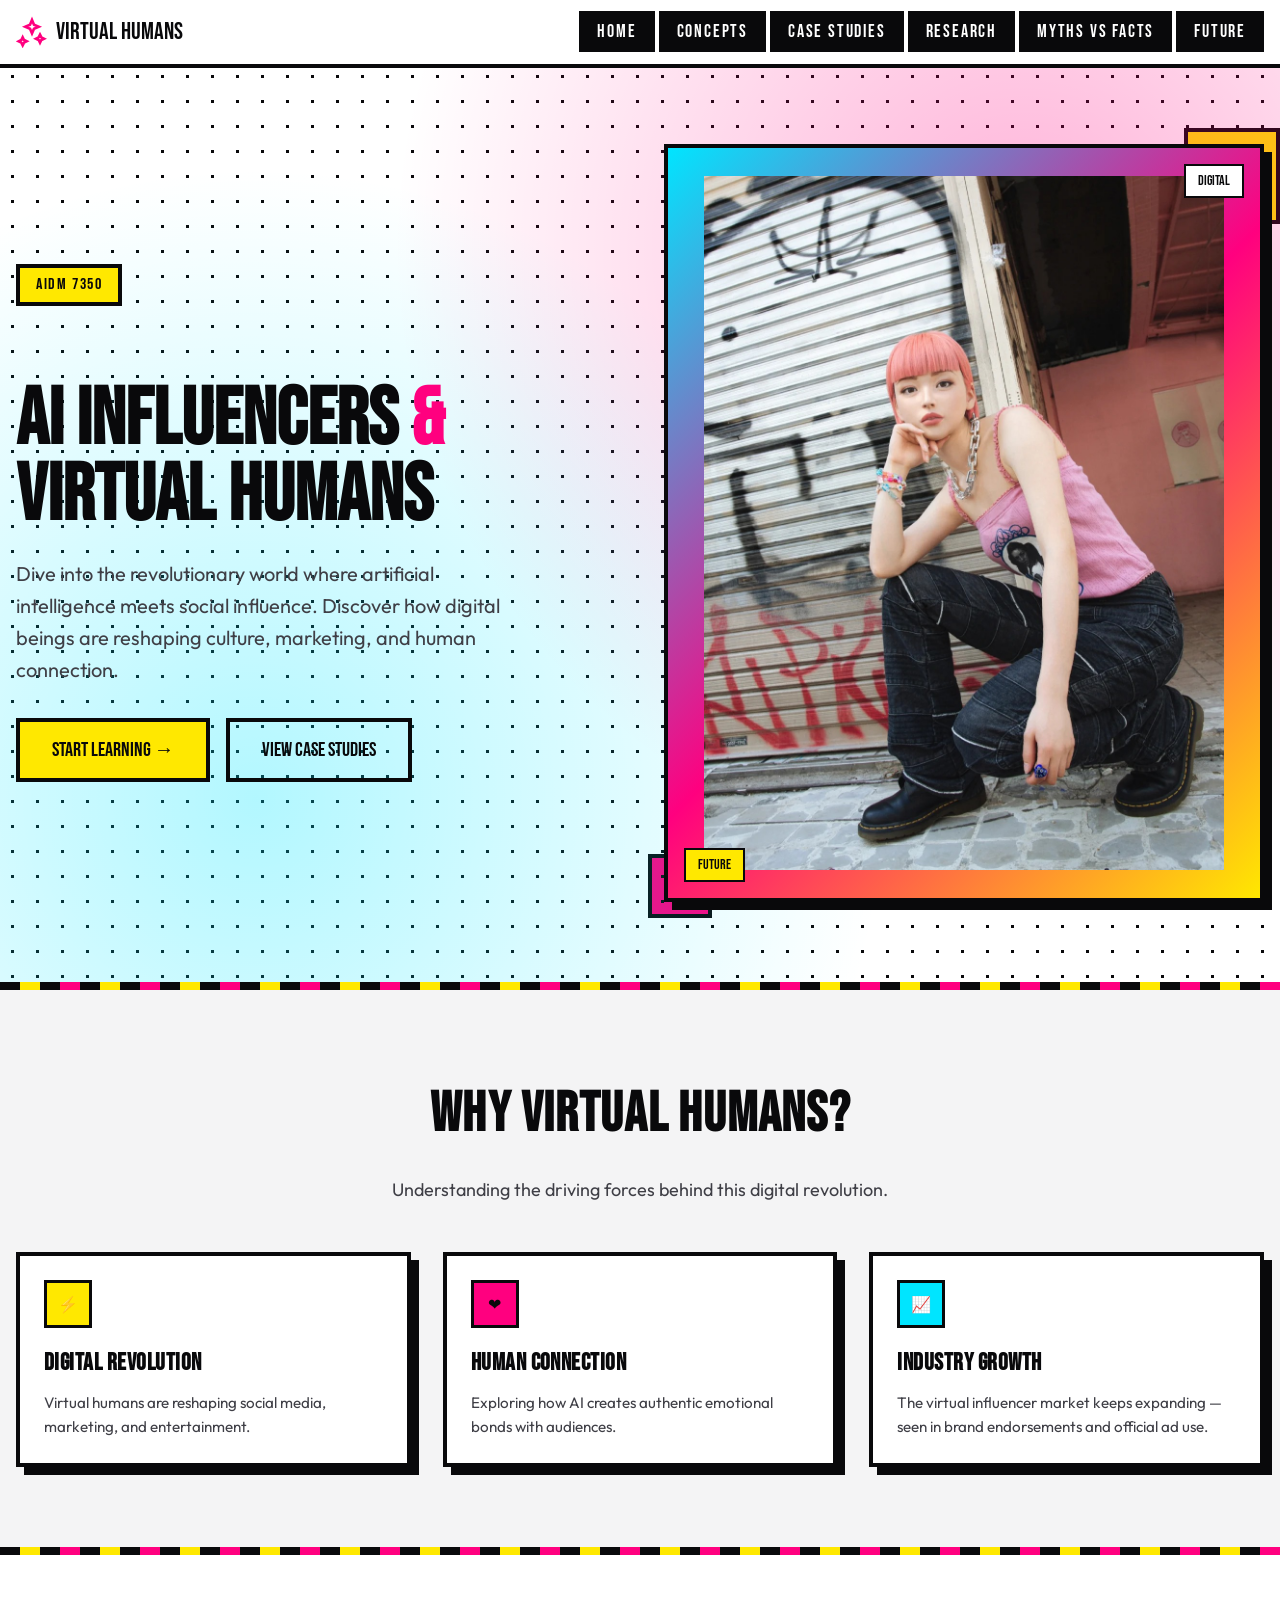
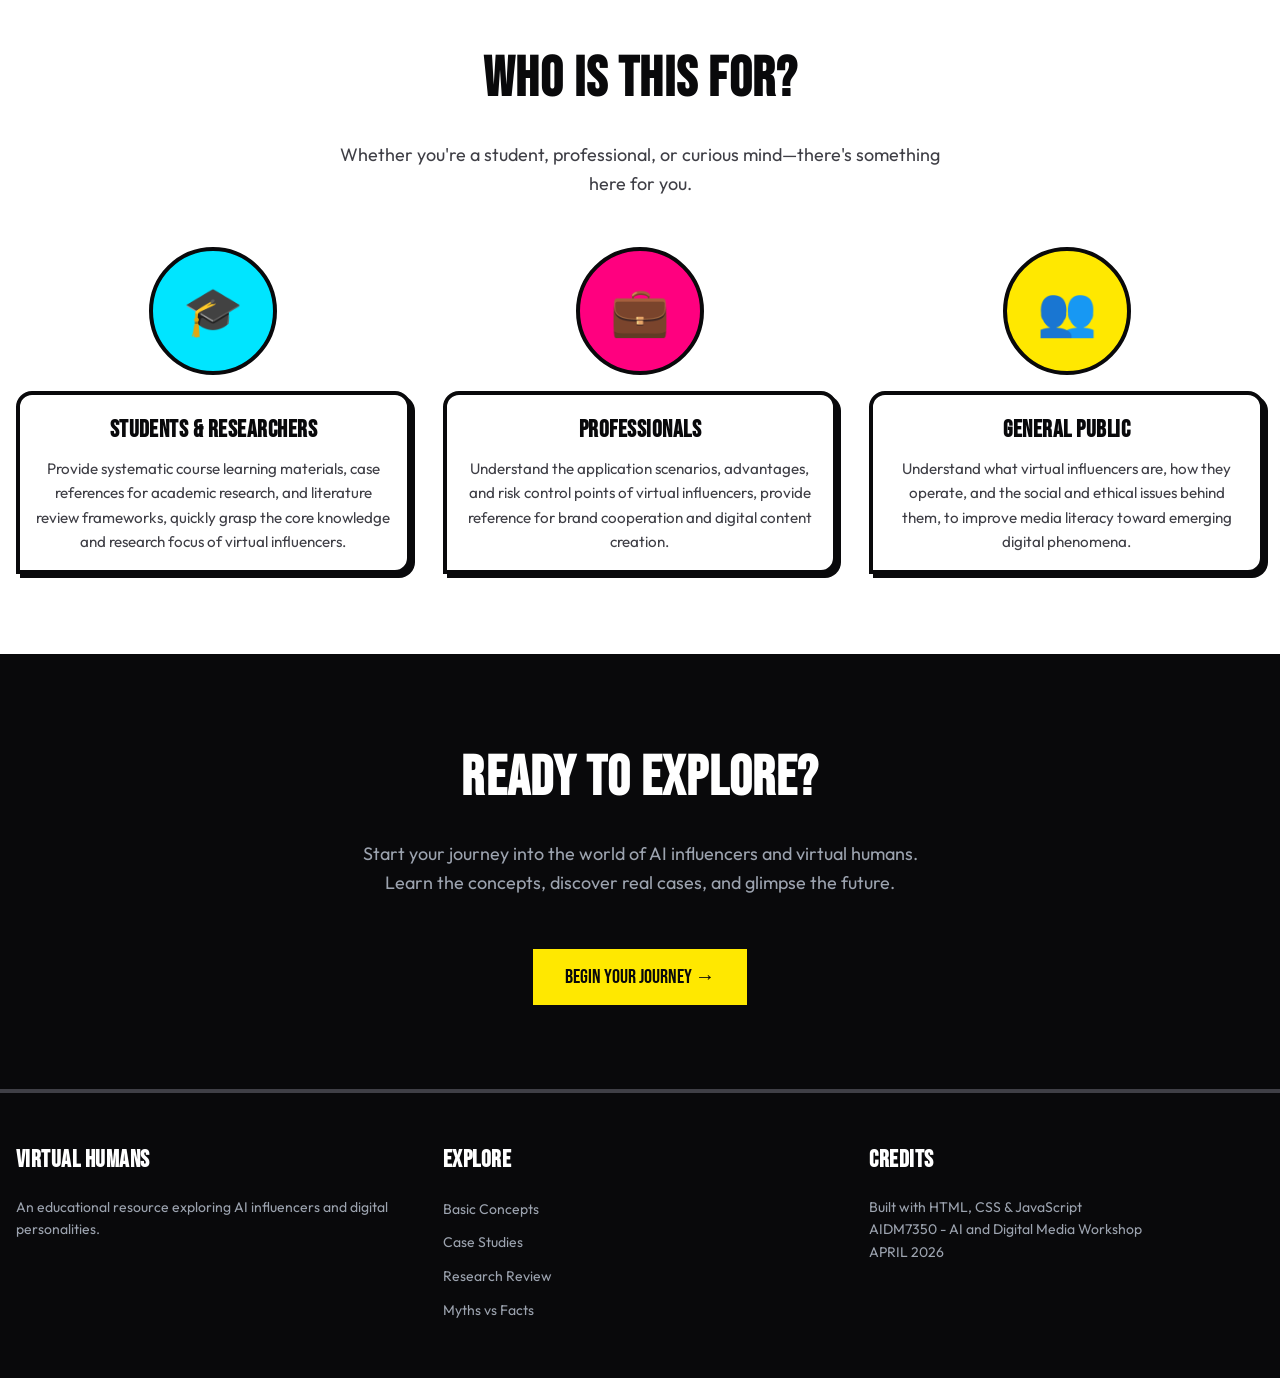
<file: home.html>
<!DOCTYPE html>
<html lang="en">
<head>
  <meta charset="UTF-8">
  <meta name="viewport" content="width=device-width, initial-scale=1.0">
  <title>AI Influencers & Virtual Humans</title>
  
  <!-- Google font -->
  <link rel="preconnect" href="https://fonts.googleapis.com">
  <link rel="preconnect" href="https://fonts.gstatic.com" crossorigin>
  <link href="https://fonts.googleapis.com/css2?family=Bebas+Neue&family=Outfit:wght@400;500;700&display=swap" rel="stylesheet">
  
  <link rel="stylesheet" href="css/styles.css">
</head>
<body>

  <!-- ===== Navigation bar ===== -->
  <nav class="navbar">
    <div class="container">
      <a href="home.html" class="logo">
        <svg class="logo-icon" viewBox="0 0 24 24" fill="none" stroke="currentColor" stroke-width="2">
          <path d="M12 3l1.5 3.5L17 8l-3.5 1.5L12 13l-1.5-3.5L7 8l3.5-1.5L12 3z"/>
          <path d="M5 16l1 2 2 1-2 1-1 2-1-2-2-1 2-1 1-2z"/>
          <path d="M18 14l1 2 2 1-2 1-1 2-1-2-2-1 2-1 1-2z"/>
        </svg>
        <span class="logo-text">VIRTUAL HUMANS</span>
      </a>
      
      <ul class="nav-links">
        <li><a href="home.html" class="nav-link">HOME</a></li>
        <li><a href="concepts.html" class="nav-link">CONCEPTS</a></li>
        <li><a href="case-studies.html" class="nav-link">CASE STUDIES</a></li>
        <li><a href="research.html" class="nav-link">RESEARCH</a></li>
        <li><a href="myths-facts.html" class="nav-link">MYTHS VS FACTS</a></li>
        <li><a href="future.html" class="nav-link">FUTURE</a></li>
      </ul>
      
      <button class="menu-toggle">☰</button>
    </div>
  </nav>
  
  <!-- 移动端菜单 -->
  <div class="mobile-menu">
    <button class="mobile-close">✕</button>
    <a href="home.html">HOME</a>
    <a href="concepts.html">CONCEPTS</a>
    <a href="case-studies.html">CASE STUDIES</a>
    <a href="research.html">RESEARCH</a>
    <a href="myths-facts.html">MYTHS VS FACTS</a>
    <a href="future.html">FUTURE</a>
  </div>
  
  <!-- Navigation spacer -->
  <div class="nav-spacer"></div>

  <!-- ===== Hero area ===== -->
  <section class="hero">
    <div class="container">
      <div class="hero-grid">
        <!-- left: text content -->
        <div class="hero-content">
          <span class="badge badge-yellow">AIDM 7350</span>
          
          
          <h1 class="hero-title">
            <br>
            AI INFLUENCERS
            <span class="highlight">&</span>
            VIRTUAL HUMANS
          </h1>
          
          <p class="hero-description">
            Dive into the revolutionary world where artificial intelligence meets social influence. 
            Discover how digital beings are reshaping culture, marketing, and human connection.
          </p>
          
          <div class="hero-buttons">
            <a href="concepts.html" class="btn-primary">
              START LEARNING →
            </a>
            <a href="case-studies.html" class="btn-secondary">
              VIEW CASE STUDIES
            </a>
          </div>
        </div>
        
        <!-- right: visual area -->
        <div class="hero-illustration">
          <div class="manga-panel">
            <div class="hero-visual">
              <img src="imma.jpg" alt="AI" class="hero-visual-img">
              <!--<span class="hero-visual-text">AI</span> -->
              <span class="hero-tag hero-tag-top">DIGITAL</span>
              <span class="hero-tag hero-tag-bottom">FUTURE</span>
            </div>
          </div>
          <div class="hero-deco-1"></div>
          <div class="hero-deco-2"></div>
        </div>
      </div>
    </div>
  </section>

  <!-- section divider -->
  <div class="section-divider"></div>

  <!-- ===== Target Audience ===== -->
  <section class="section section-gray">
    <div class="container">
      <h2 class="section-title font-heading">WHY VIRTUAL HUMANS?</h2>
      <p class="section-subtitle">Understanding the driving forces behind this digital revolution.</p>
      
      <div class="card-grid">
        <!-- card 1 -->
        <div class="manga-panel card">
          <div class="card-icon yellow">⚡</div>
          <h3 class="card-title font-heading">Digital Revolution</h3>
          <p class="card-text">Virtual humans are reshaping social media, marketing, and entertainment.</p>
        </div>
        
        <!-- card 2 -->
        <div class="manga-panel card">
          <div class="card-icon magenta">❤</div>
          <h3 class="card-title font-heading">Human Connection</h3>
          <p class="card-text">Exploring how AI creates authentic emotional bonds with audiences.</p>
        </div>
        
        <!-- card 3 -->
        <div class="manga-panel card">
          <div class="card-icon cyan">📈</div>
          <h3 class="card-title font-heading">Industry Growth</h3>
          <p class="card-text">The virtual influencer market keeps expanding — seen in brand endorsements and official ad use.</p>
        </div>
      </div>
    </div>
  </section>

  <!-- section divider -->
  <div class="section-divider"></div>

  <!-- ===== target audience ===== -->
  <section class="section">
    <div class="container">
      <h2 class="section-title font-heading">WHO IS THIS FOR?</h2>
      <p class="section-subtitle">Whether you're a student, professional, or curious mind—there's something here for you.</p>
      
      <div class="audience-grid">
        <!-- Students & Researchers -->
        <div class="audience-item">
          <div class="audience-avatar cyan">🎓</div>
          <div class="speech-bubble">
            <h3 class="card-title font-heading">Students & Researchers</h3>
            <p class="card-text">Provide systematic course learning materials, case references for academic research, and literature review frameworks, quickly grasp the core knowledge and research focus of virtual influencers.</p>
          </div>
        </div>
        
        <!-- Professionals -->
        <div class="audience-item">
          <div class="audience-avatar magenta">💼</div>
          <div class="speech-bubble">
            <h3 class="card-title font-heading">Professionals</h3>
            <p class="card-text">Understand the application scenarios, advantages, and risk control points of virtual influencers, provide reference for brand cooperation and digital content creation.</p>
          </div>
        </div>
        
        <!-- General Public -->
        <div class="audience-item">
          <div class="audience-avatar yellow">👥</div>
          <div class="speech-bubble">
            <h3 class="card-title font-heading">General Public</h3>
            <p class="card-text">Understand what virtual influencers are, how they operate, and the social and ethical issues behind them, to improve media literacy toward emerging digital phenomena.</p>
          </div>
        </div>
      </div>
    </div>
  </section>

  <!-- ===== CTA Area ===== -->
  <section class="section section-dark">
    <div class="container" style="text-align: center;">
      <h2 class="section-title font-heading">READY TO EXPLORE?</h2>
      <p class="section-subtitle">
        Start your journey into the world of AI influencers and virtual humans. 
        Learn the concepts, discover real cases, and glimpse the future.
      </p>
      <a href="concepts.html" class="btn-primary">
        BEGIN YOUR JOURNEY →
      </a>
    </div>
  </section>

  <!-- ===== Footer ===== -->
  <footer class="footer">
    <div class="container">
      <div class="footer-grid">
        <div>
          <h3 class="footer-title font-heading">VIRTUAL HUMANS</h3>
          <p class="footer-text">An educational resource exploring AI influencers and digital personalities.</p>
        </div>
        <div>
          <h4 class="footer-title font-heading">EXPLORE</h4>
          <ul class="footer-links">
            <li><a href="concepts.html">Basic Concepts</a></li>
            <li><a href="case-studies.html">Case Studies</a></li>
            <li><a href="research.html">Research Review</a></li>
            <li><a href="myths-facts.html">Myths vs Facts</a></li>
          </ul>
        </div>
        <div>
          <h4 class="footer-title font-heading">CREDITS</h4>
          <p class="footer-text">
            Built with HTML, CSS & JavaScript<br>
            AIDM7350 - AI and Digital Media Workshop<br>
            APRIL 2026
          </p>
        </div>
      </div>

    </div>
  </footer>

  <!-- JavaScript -->
  <script src="js/main.js"></script>
</body>
</html>
</file>
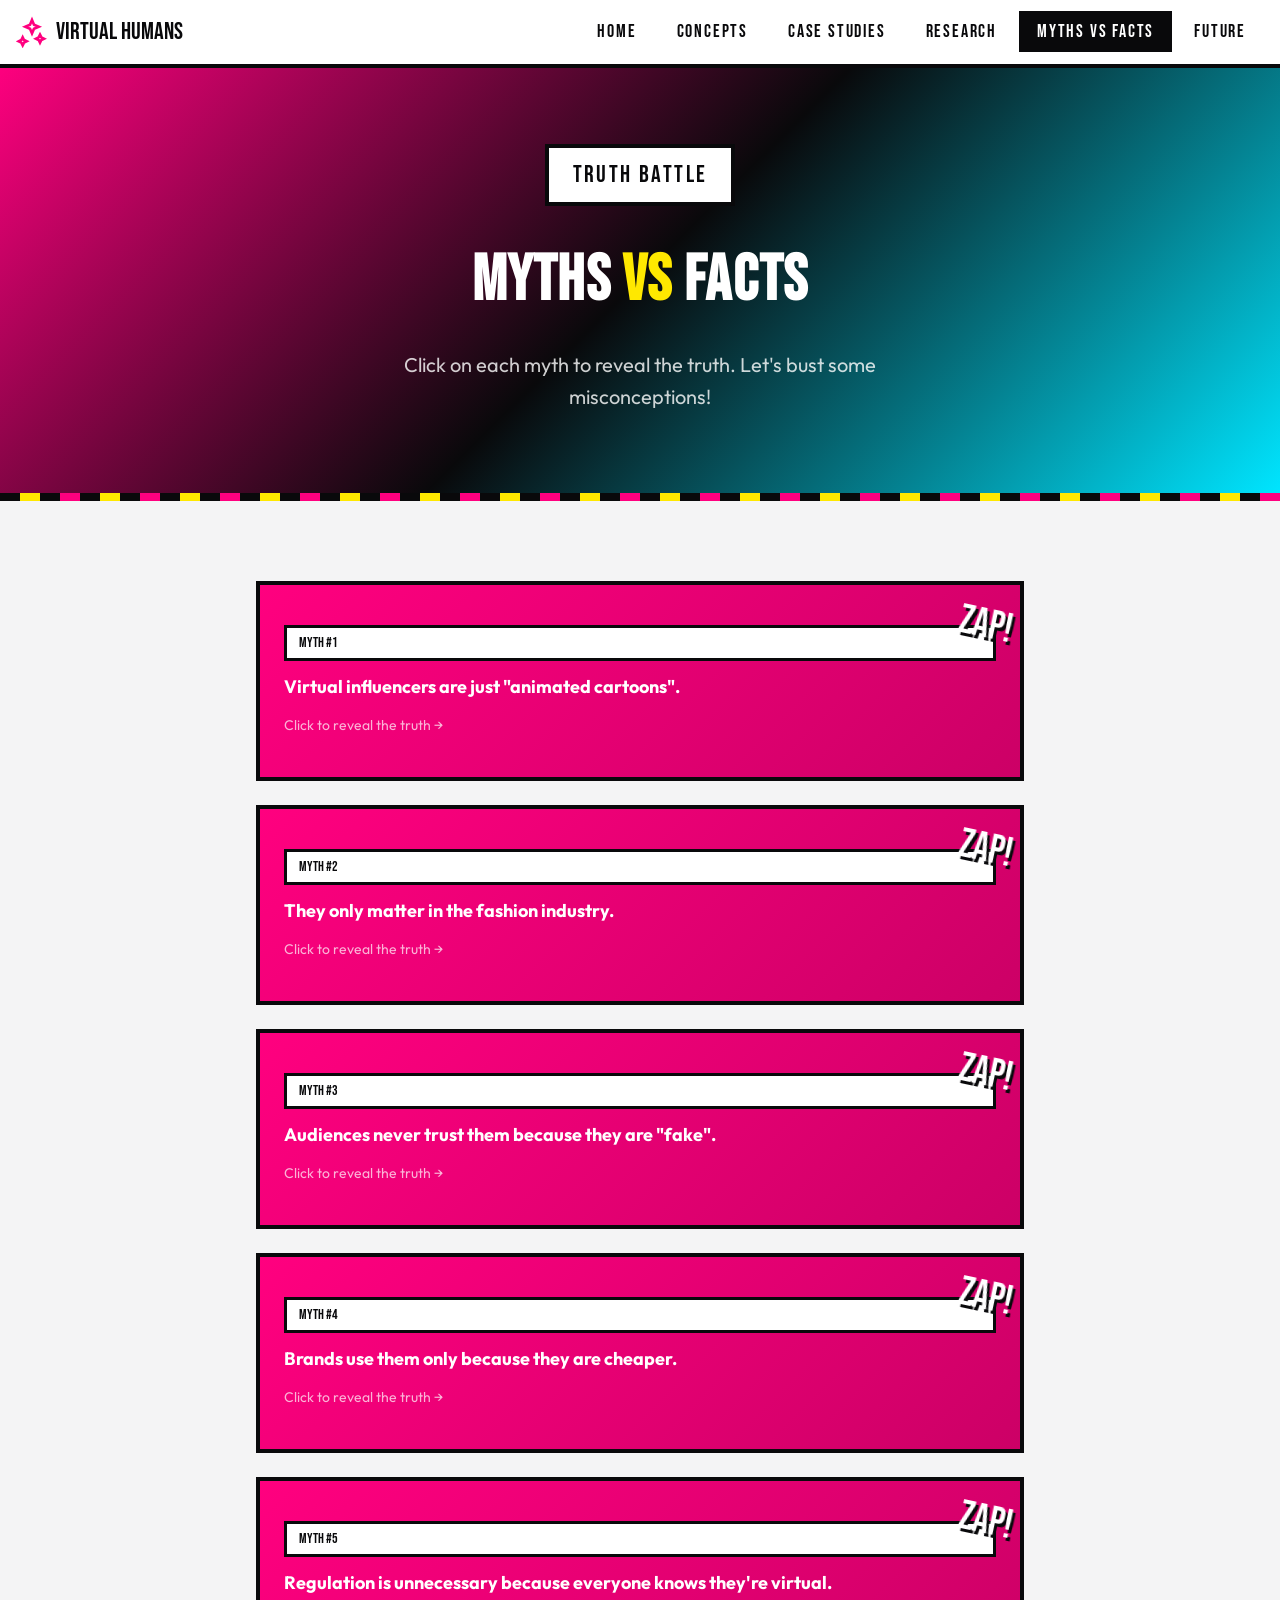
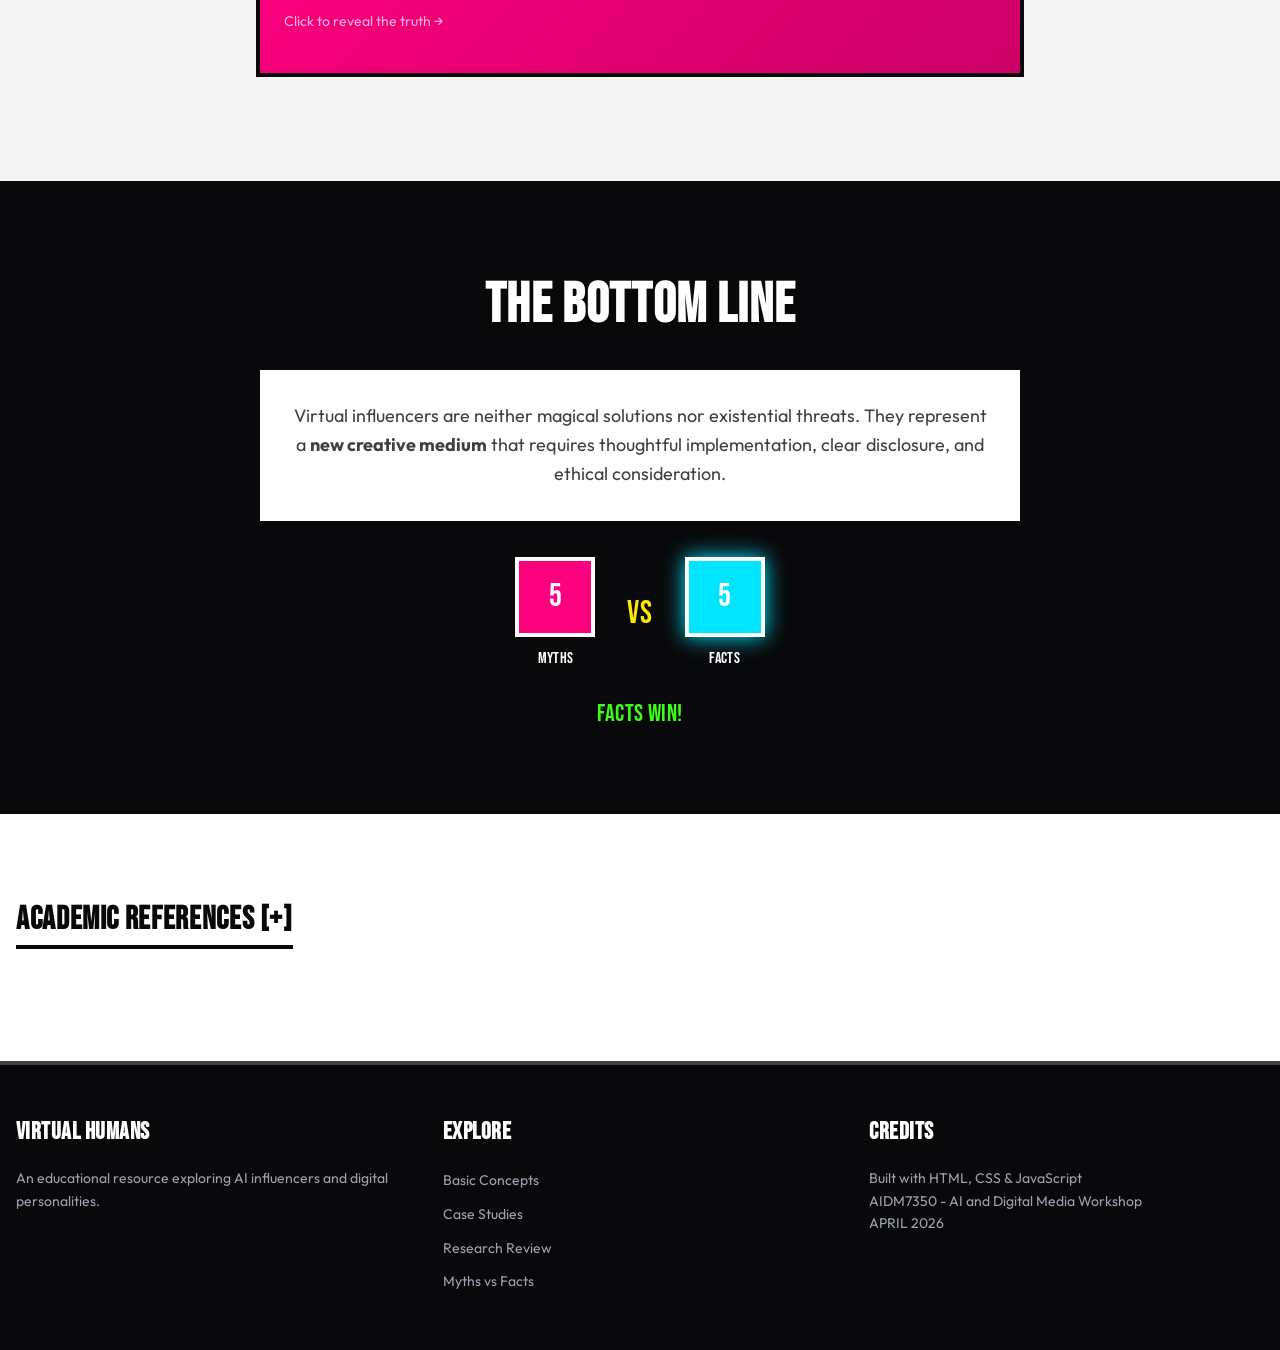
<file: myths-facts.html>
<!DOCTYPE html>
<html lang="en">
<head>
  <meta charset="UTF-8">
  <meta name="viewport" content="width=device-width, initial-scale=1.0">
  <title>Myths vs Facts - AI Influencers & Virtual Humans</title>
  <link rel="preconnect" href="https://fonts.googleapis.com">
  <link rel="preconnect" href="https://fonts.gstatic.com" crossorigin>
  <link href="https://fonts.googleapis.com/css2?family=Bebas+Neue&family=Outfit:wght@400;500;700&display=swap" rel="stylesheet">
  <link rel="stylesheet" href="css/styles.css">
</head>
<body>

  <!-- Navigation bar -->
  <nav class="navbar">
    <div class="container">
      <a href="home.html" class="logo">
        <svg class="logo-icon" viewBox="0 0 24 24" fill="none" stroke="currentColor" stroke-width="2">
          <path d="M12 3l1.5 3.5L17 8l-3.5 1.5L12 13l-1.5-3.5L7 8l3.5-1.5L12 3z"/>
          <path d="M5 16l1 2 2 1-2 1-1 2-1-2-2-1 2-1 1-2z"/>
          <path d="M18 14l1 2 2 1-2 1-1 2-1-2-2-1 2-1 1-2z"/>
        </svg>
        <span class="logo-text">VIRTUAL HUMANS</span>
      </a>
      <ul class="nav-links">
        <li><a href="home.html" class="nav-link">HOME</a></li>
        <li><a href="concepts.html" class="nav-link">CONCEPTS</a></li>
        <li><a href="case-studies.html" class="nav-link">CASE STUDIES</a></li>
        <li><a href="research.html" class="nav-link">RESEARCH</a></li>
        <li><a href="myths-facts.html" class="nav-link">MYTHS VS FACTS</a></li>
        <li><a href="future.html" class="nav-link">FUTURE</a></li>
      </ul>
      <button class="menu-toggle">☰</button>
    </div>
  </nav>
  
  <div class="mobile-menu">
    <button class="mobile-close">✕</button>
    <a href="home.html">HOME</a>
    <a href="concepts.html">CONCEPTS</a>
    <a href="case-studies.html">CASE STUDIES</a>
    <a href="research.html">RESEARCH</a>
    <a href="myths-facts.html">MYTHS VS FACTS</a>
    <a href="future.html">FUTURE</a>
  </div>
  
  <div class="nav-spacer"></div>

  <!-- Page Title -->
  <section class="section" style="background: linear-gradient(135deg, var(--accent-magenta), var(--bg-dark), var(--accent-cyan)); text-align: center;">
    <div class="container">
      <span class="badge badge-white" style="font-size: 1.5rem; padding: 0.5rem 1.5rem;">TRUTH BATTLE</span>
      <h1 class="section-title font-heading" style="color: white; font-size: 4rem; margin-top: 1.5rem;">
        MYTHS <span style="color: var(--accent-yellow);">VS</span> FACTS
      </h1>
      <p style="font-size: 1.25rem; color: rgba(255,255,255,0.8); max-width: 600px; margin: 0 auto;">
        Click on each myth to reveal the truth. Let's bust some misconceptions!
      </p>
    </div>
  </section>

  <!-- Section Divider -->
  <div class="section-divider"></div>

  <!-- Flip Cards -->
  <section class="section section-gray">
    <div class="container" style="max-width: 800px;">
      
      <!-- card 1 -->
      <div class="flip-card">
        <div class="flip-card-inner">
          <div class="flip-card-front">
            <span class="sound-effect">ZAP!</span>
            <span class="flip-label">MYTH #1</span>
            <p class="flip-text">Virtual influencers are just "animated cartoons".</p>
            <p class="flip-hint">Click to reveal the truth →</p>
          </div>
          <div class="flip-card-back">
            <span class="sound-effect">POW!</span>
            <span class="flip-label">FACT #1</span>
            <p class="flip-text">They are complete "brand media entities". Unlike 2D cartoons, they use real-time rendering and AI to interact with fans. This represents a major shift in the marketing paradigm .</p>
            <p class="flip-hint">Click to see myth again ←</p>
          </div>
        </div>
      </div>
      
      <!-- card 2 -->
      <div class="flip-card">
        <div class="flip-card-inner">
          <div class="flip-card-front">
            <span class="sound-effect">ZAP!</span>
            <span class="flip-label">MYTH #2</span>
            <p class="flip-text">They only matter in the fashion industry.</p>
            <p class="flip-hint">Click to reveal the truth →</p>
          </div>
          <div class="flip-card-back">
            <span class="sound-effect">POW!</span>
            <span class="flip-label">FACT #2</span>
            <p class="flip-text">Their scope is much broader—from retail (Lu do Magalu) to healthcare and education. They are being deployed as 24/7 "digital employees".</p>
            <p class="flip-hint">Click to see myth again ←</p>
          </div>
        </div>
      </div>
      
      <!-- card 3 -->
      <div class="flip-card">
        <div class="flip-card-inner">
          <div class="flip-card-front">
            <span class="sound-effect">ZAP!</span>
            <span class="flip-label">MYTH #3</span>
            <p class="flip-text">Audiences never trust them because they are "fake".</p>
            <p class="flip-hint">Click to reveal the truth →</p>
          </div>
          <div class="flip-card-back">
            <span class="sound-effect">POW!</span>
            <span class="flip-label">FACT #3</span>
            <p class="flip-text">Trust is driven by source credibility and perceived authenticity, not biological existence. Their "transparent fiction" and consistent values often make them more trusted than human celebrities.</p>
            <p class="flip-hint">Click to see myth again ←</p>
          </div>
        </div>
      </div>
      
      <!-- card 4 -->
      <div class="flip-card">
        <div class="flip-card-inner">
          <div class="flip-card-front">
            <span class="sound-effect">ZAP!</span>
            <span class="flip-label">MYTH #4</span>
            <p class="flip-text">Brands use them only because they are cheaper.</p>
            <p class="flip-hint">Click to reveal the truth →</p>
          </div>
          <div class="flip-card-back">
            <span class="sound-effect">POW!</span>
            <span class="flip-label">FACT #4</span>
            <p class="flip-text">Cost isn't the primary driver; "controllability" and "brand safety" are. High-fidelity avatars require significant R&D, but they don't get involved in scandals.</p>
            <p class="flip-hint">Click to see myth again ←</p>
          </div>
        </div>
      </div>
      
      <!-- card 5 -->
      <div class="flip-card">
        <div class="flip-card-inner">
          <div class="flip-card-front">
            <span class="sound-effect">ZAP!</span>
            <span class="flip-label">MYTH #5</span>
            <p class="flip-text">Regulation is unnecessary because everyone knows they're virtual.</p>
            <p class="flip-hint">Click to reveal the truth →</p>
          </div>
          <div class="flip-card-back">
            <span class="sound-effect">POW!</span>
            <span class="flip-label">FACT #5</span>
            <p class="flip-text">As lines blur, governance is essential to prevent deepfakes. Countries like China are already drafting rules for mandatory labeling of digital humans.</p>
            <p class="flip-hint">Click to see myth again ←</p>
          </div>
        </div>
      </div>
      
    </div>
  </section>

  <!-- Summary -->
  <section class="section section-dark" style="text-align: center;">
    <div class="container" style="max-width: 800px;">
      <h2 class="section-title font-heading">THE BOTTOM LINE</h2>
      <div class="manga-panel" style="padding: 2rem; background: white; color: var(--text-primary);">
        <p style="font-size: 1.125rem; color: var(--text-secondary);">
          Virtual influencers are neither magical solutions nor existential threats. They represent 
          a <strong>new creative medium</strong> that requires thoughtful implementation, clear disclosure, 
          and ethical consideration.
        </p>
      </div>
      
      <!-- Battle Results -->
      <div style="display: flex; justify-content: center; align-items: center; gap: 2rem; margin-top: 2rem;">
        <div style="text-align: center;">
          <div style="width: 5rem; height: 5rem; background: var(--accent-magenta); border: 4px solid white; display: flex; align-items: center; justify-content: center; margin: 0 auto 0.5rem;">
            <span class="font-heading" style="font-size: 2rem; color: white;">5</span>
          </div>
          <span class="font-heading" style="color: white;">MYTHS</span>
        </div>
        <span class="font-heading" style="font-size: 2rem; color: var(--accent-yellow);">VS</span>
        <div style="text-align: center;">
          <div style="width: 5rem; height: 5rem; background: var(--accent-cyan); border: 4px solid white; display: flex; align-items: center; justify-content: center; margin: 0 auto 0.5rem; box-shadow: 0 0 20px var(--accent-cyan);">
            <span class="font-heading" style="font-size: 2rem; color: white;">5</span>
          </div>
          <span class="font-heading" style="color: white;">FACTS</span>
        </div>
      </div>
      <p class="font-heading" style="font-size: 1.5rem; color: var(--accent-green); margin-top: 1.5rem;">FACTS WIN!</p>
    </div>
  </section>

  <!-- references -->
  <section class="section">
    <div class="container">
      <h3 class="font-heading" style="font-size: 2rem; border-bottom: 4px solid var(--border-heavy); display: inline-block; margin-bottom: 2rem;">ACADEMIC REFERENCES</h3>
      <div class="manga-panel" style="padding: 1.5rem; font-size: 0.9rem; line-height: 1.8; background: #f9f9f9;">
        <ul style="list-style: none; padding: 0;">
          <li>• Jhawar, A., et al. (2023). The emergence of virtual influencers. <em>Young Consumers</em>.</li>
          <li>• Kim, D., & Wang, Z. (2024). Social media influencer vs. virtual influencer. <em>Computers in Human Behavior</em>.</li>
          <li>• Volles, B. K., et al. (2024). How and when do virtual influencers positively affect consumer responses. <em>Journal of Business Research</em>.</li>
          <li>• Reuters. (2026).(2024). China moves to regulate digital humans, bans addictive services for children. <em>Technology</em>.</li>
          <!-- Other references follow the same pattern -->
        </ul>
      </div>
    </div>
  </section>

  <!-- ===== Footer ===== -->
  <footer class="footer">
    <div class="container">
      <div class="footer-grid">
        <div>
          <h3 class="footer-title font-heading">VIRTUAL HUMANS</h3>
          <p class="footer-text">An educational resource exploring AI influencers and digital personalities.</p>
        </div>
        <div>
          <h4 class="footer-title font-heading">EXPLORE</h4>
          <ul class="footer-links">
            <li><a href="concepts.html">Basic Concepts</a></li>
            <li><a href="case-studies.html">Case Studies</a></li>
            <li><a href="research.html">Research Review</a></li>
            <li><a href="myths-facts.html">Myths vs Facts</a></li>
          </ul>
        </div>
        <div>
          <h4 class="footer-title font-heading">CREDITS</h4>
          <p class="footer-text">
            Built with HTML, CSS & JavaScript<br>
            AIDM7350 - AI and Digital Media Workshop<br>
            APRIL 2026
          </p>
        </div>
      </div>

    </div>
  </footer>
  
  <script src="js/main.js"></script>
</body>
</html>
</file>
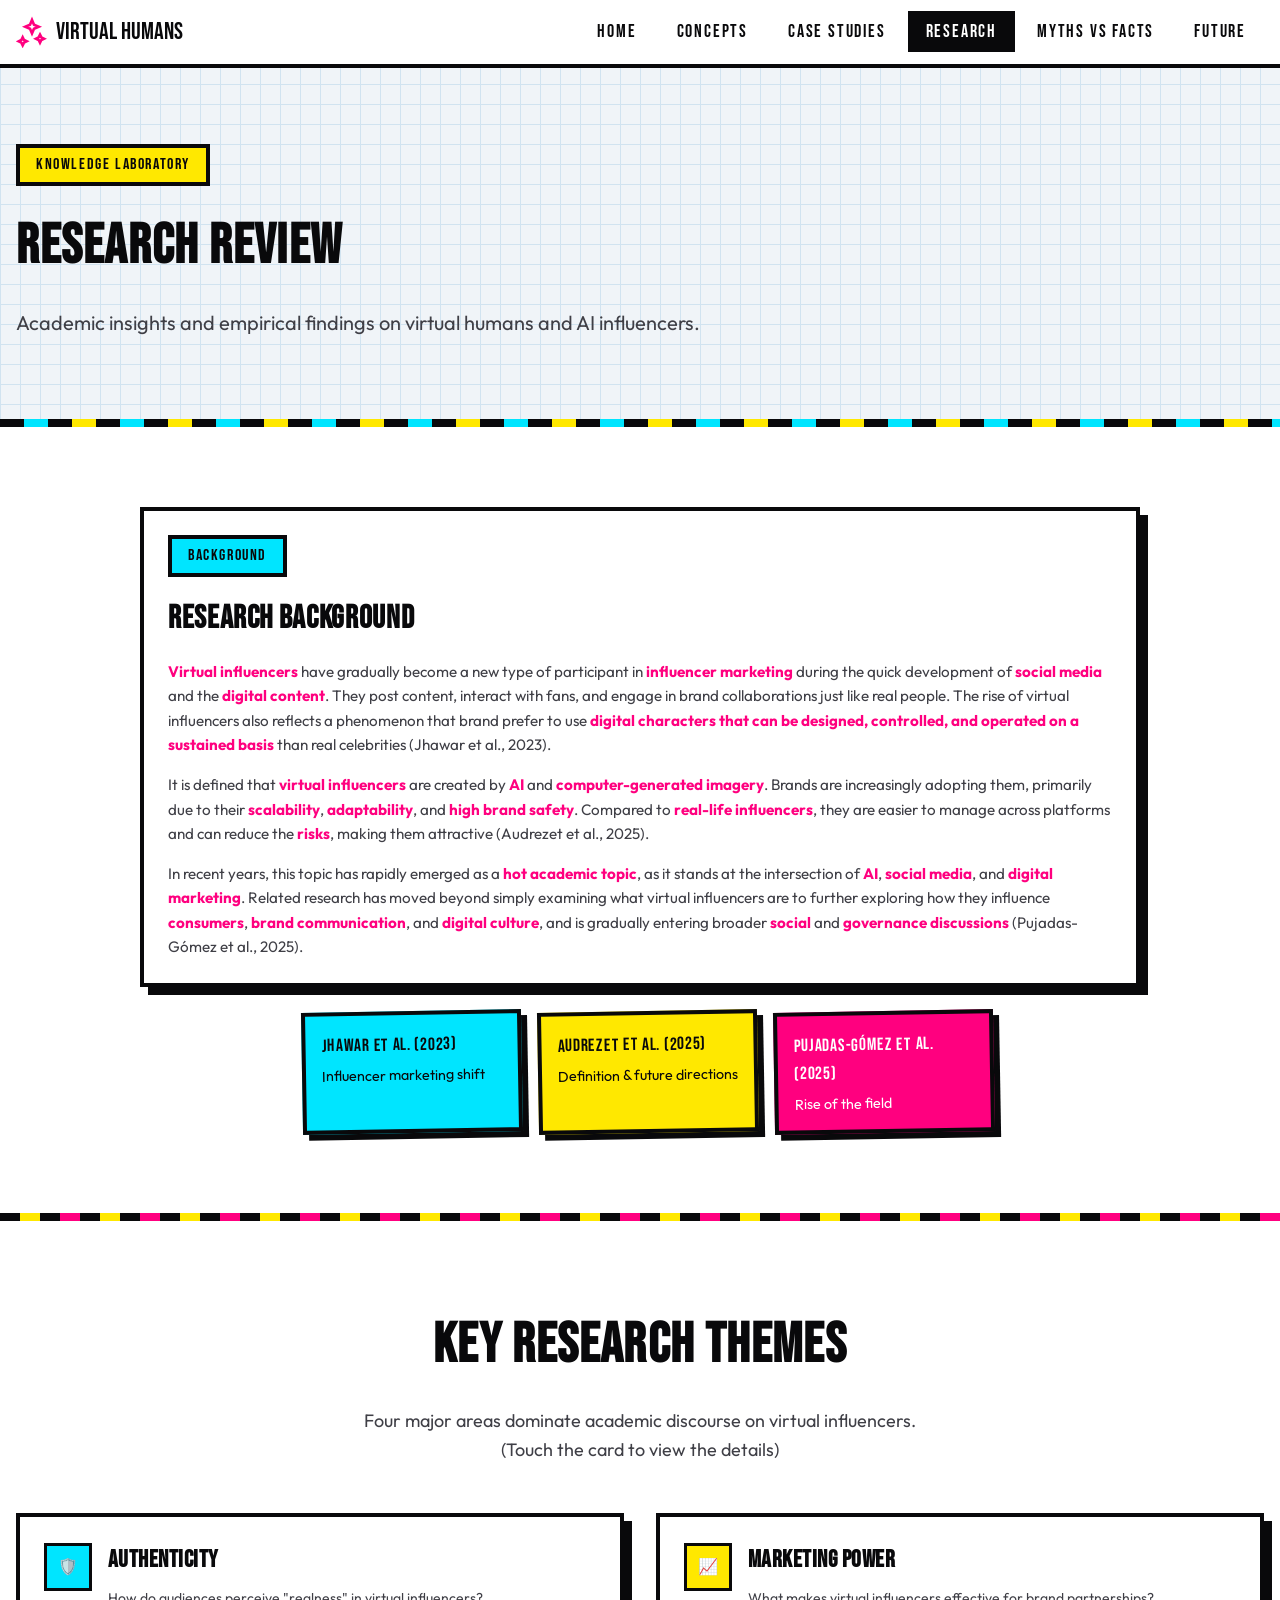
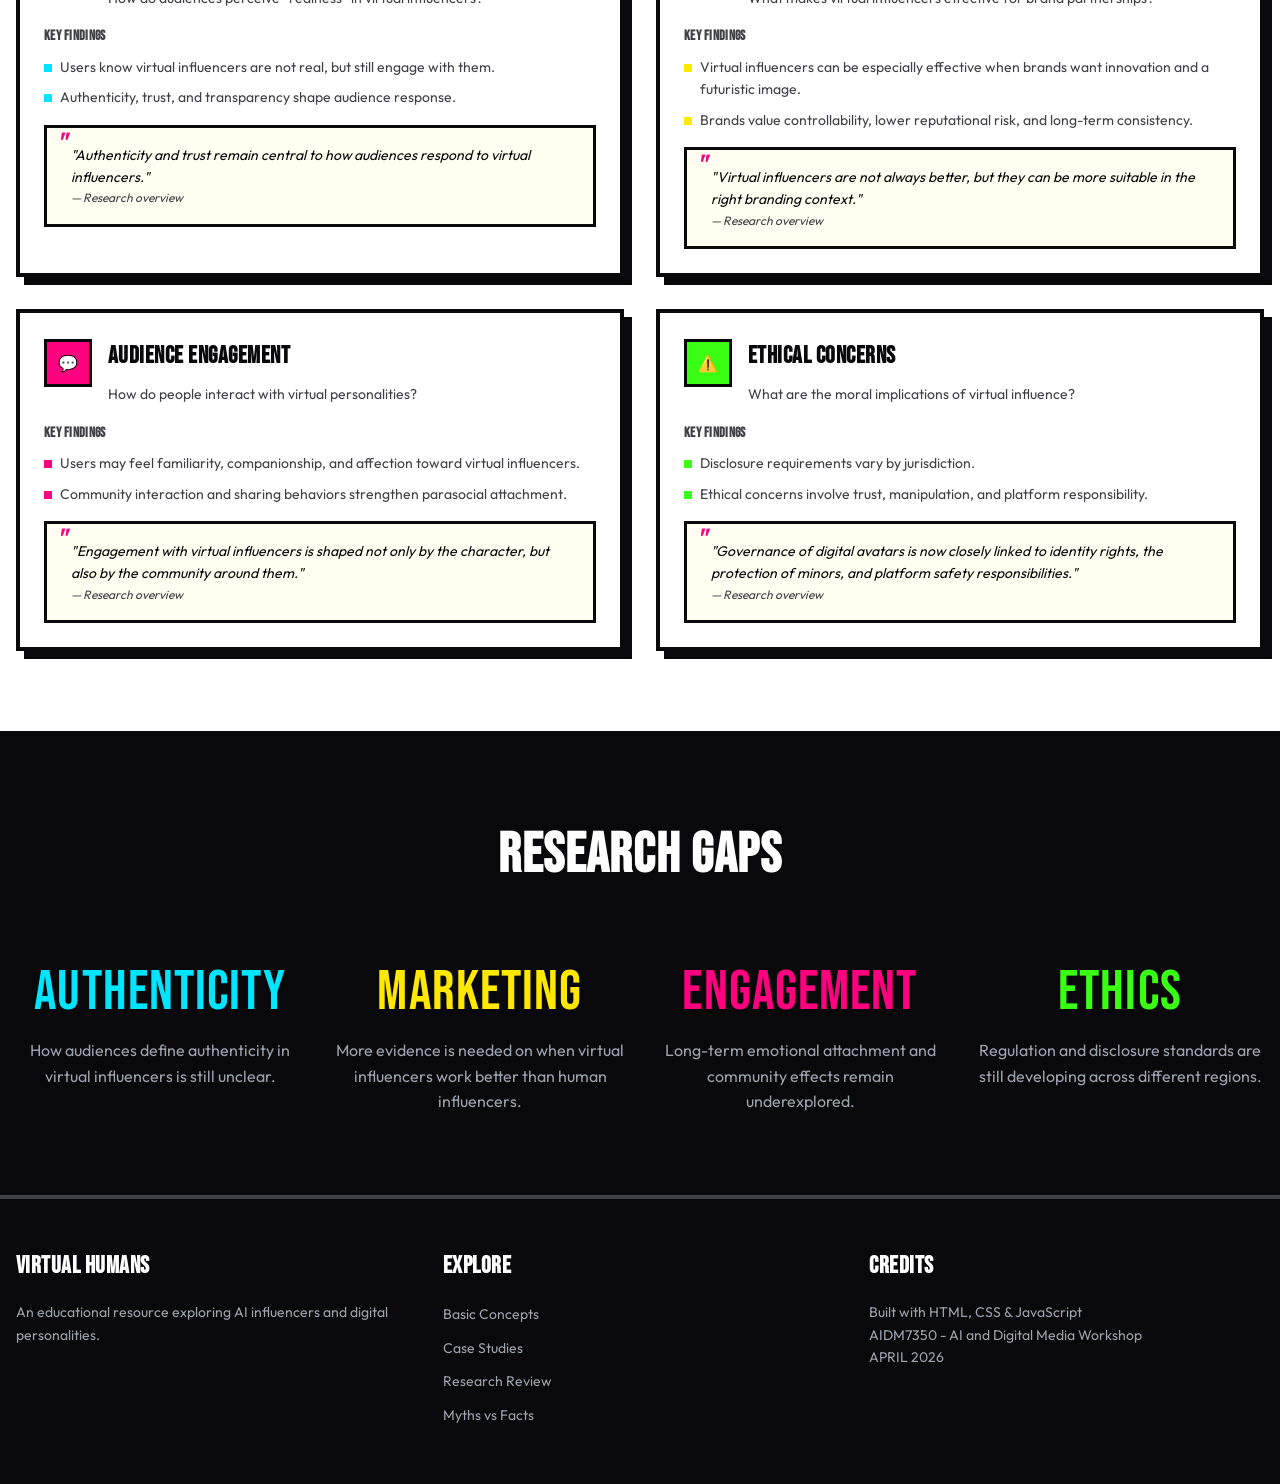
<file: research.html>
<!DOCTYPE html>
<html lang="en">
<head>
  <meta charset="UTF-8">
  <meta name="viewport" content="width=device-width, initial-scale=1.0">
  <title>Research Review - AI Influencers & Virtual Humans</title>
  <link rel="preconnect" href="https://fonts.googleapis.com">
  <link rel="preconnect" href="https://fonts.gstatic.com" crossorigin>
  <link href="https://fonts.googleapis.com/css2?family=Bebas+Neue&family=Outfit:wght@400;500;700&display=swap" rel="stylesheet">
  <link rel="stylesheet" href="css/styles.css">
  <style>
    .blueprint-bg {
      background-color: #f0f4f8;
      background-image: 
        linear-gradient(#d1e3f0 1px, transparent 1px),
        linear-gradient(90deg, #d1e3f0 1px, transparent 1px);
      background-size: 20px 20px;
    }
    .finding-item {
      display: flex;
      align-items: flex-start;
      gap: 0.5rem;
      margin-bottom: 0.5rem;
    }
    .finding-dot {
      width: 8px;
      height: 8px;
      margin-top: 8px;
      flex-shrink: 0;
    }
  </style>
</head>
<body>

  <!-- Navigation bar -->
  <nav class="navbar">
    <div class="container">
      <a href="home.html" class="logo">
        <svg class="logo-icon" viewBox="0 0 24 24" fill="none" stroke="currentColor" stroke-width="2">
          <path d="M12 3l1.5 3.5L17 8l-3.5 1.5L12 13l-1.5-3.5L7 8l3.5-1.5L12 3z"/>
          <path d="M5 16l1 2 2 1-2 1-1 2-1-2-2-1 2-1 1-2z"/>
          <path d="M18 14l1 2 2 1-2 1-1 2-1-2-2-1 2-1 1-2z"/>
        </svg>
        <span class="logo-text">VIRTUAL HUMANS</span>
      </a>
      <ul class="nav-links">
        <li><a href="home.html" class="nav-link">HOME</a></li>
        <li><a href="concepts.html" class="nav-link">CONCEPTS</a></li>
        <li><a href="case-studies.html" class="nav-link">CASE STUDIES</a></li>
        <li><a href="research.html" class="nav-link">RESEARCH</a></li>
        <li><a href="myths-facts.html" class="nav-link">MYTHS VS FACTS</a></li>
        <li><a href="future.html" class="nav-link">FUTURE</a></li>
      </ul>
      <button class="menu-toggle">☰</button>
    </div>
  </nav>
  
  <div class="mobile-menu">
    <button class="mobile-close">✕</button>
    <a href="home.html">HOME</a>
    <a href="concepts.html">CONCEPTS</a>
    <a href="case-studies.html">CASE STUDIES</a>
    <a href="research.html">RESEARCH</a>
    <a href="myths-facts.html">MYTHS VS FACTS</a>
    <a href="future.html">FUTURE</a>
  </div>
  
  <div class="nav-spacer"></div>

  <!-- Title -->
  <section class="section blueprint-bg">
    
    <div class="container">
      <span class="badge badge-yellow">KNOWLEDGE LABORATORY</span>
      <h1 class="section-title font-heading" style="text-align: left; margin-top: 1rem;">RESEARCH REVIEW</h1>
      <p style="font-size: 1.25rem; color: var(--text-secondary); max-width: 700px;">
        Academic insights and empirical findings on virtual humans and AI influencers.
      </p>
    </div>
  </section>

<!-- 4.1 -->
   <div class="blueprint-divider"></div>
<section class="section">
  <div class="container">
    <div class="manga-panel card" style="max-width: 1000px; margin: 0 auto;">
      <span class="badge badge-cyan">BACKGROUND</span>
      <h2 class="card-title font-heading" style="font-size: 2rem; margin-top: 1rem; margin-bottom: 1rem;">
        Research Background
      </h2>

      <p class="card-text" style="margin-bottom: 1rem;">
  <span class="research-highlight">Virtual influencers</span> have gradually become a new type of participant in 
  <span class="research-highlight">influencer marketing</span> during the quick development of 
  <span class="research-highlight">social media</span> and the 
  <span class="research-highlight">digital content</span>. They post content, interact with fans, and engage in brand collaborations just like real people. The rise of virtual influencers also reflects a phenomenon that brand prefer to use 
  <span class="research-highlight">digital characters that can be designed, controlled, and operated on a sustained basis</span> than real celebrities (Jhawar et al., 2023).
</p>

<p class="card-text" style="margin-bottom: 1rem;">
  It is defined that <span class="research-highlight">virtual influencers</span> are created by 
  <span class="research-highlight">AI</span> and 
  <span class="research-highlight">computer-generated imagery</span>. Brands are increasingly adopting them, primarily due to their 
  <span class="research-highlight">scalability</span>, 
  <span class="research-highlight">adaptability</span>, and 
  <span class="research-highlight">high brand safety</span>. Compared to 
  <span class="research-highlight">real-life influencers</span>, they are easier to manage across platforms and can reduce the 
  <span class="research-highlight">risks</span>, making them attractive (Audrezet et al., 2025).
</p>

<p class="card-text">
  In recent years, this topic has rapidly emerged as a 
  <span class="research-highlight">hot academic topic</span>, as it stands at the intersection of 
  <span class="research-highlight">AI</span>, 
  <span class="research-highlight">social media</span>, and 
  <span class="research-highlight">digital marketing</span>. Related research has moved beyond simply examining what virtual influencers are to further exploring how they influence 
  <span class="research-highlight">consumers</span>, 
  <span class="research-highlight">brand communication</span>, and 
  <span class="research-highlight">digital culture</span>, and is gradually entering broader 
  <span class="research-highlight">social</span> and 
  <span class="research-highlight">governance discussions</span> (Pujadas-Gómez et al., 2025).
</p>
    </div>

    <div class="reference-sticky-wrap">
      <br>
      <a href="https://doi.org/10.1108/YC-05-2022-1529" target="_blank" class="reference-sticky cyan">
        <span class="sticky-author">Jhawar et al. (2023)</span>
        <span class="sticky-note">Influencer marketing shift</span>
      </a>

      <a href="https://doi.org/10.1016/j.jbusres.2025.115647" target="_blank" class="reference-sticky yellow">
        <span class="sticky-author">Audrezet et al. (2025)</span>
        <span class="sticky-note">Definition & future directions</span>
      </a>

      <a href="https://doi.org/10.1016/j.telpol.2025.103071" target="_blank" class="reference-sticky magenta">
        <span class="sticky-author">Pujadas-Gómez et al. (2025)</span>
        <span class="sticky-note">Rise of the field</span>
      </a>
    </div>
  </div>
</section>
<!-- 4.1 end -->

  <!-- Line -->
  <div class="section-divider"></div>

  <!-- Research topic -->
  <section class="section">
    <div class="container">
      <h2 class="section-title font-heading">KEY RESEARCH THEMES</h2>
      <p class="section-subtitle">Four major areas dominate academic discourse on virtual influencers. (Touch the card to view the details)</p>
      
      <div class="card-grid card-grid-2">

        
<!-- 4.2 Authenticity -->
<div class="manga-panel card theme-card">
  <div style="display: flex; align-items: center; gap: 1rem; margin-bottom: 1rem;">
    <div class="card-icon cyan">🛡️</div>
    <div>
      <h3 class="card-title font-heading">Authenticity</h3>
      <p style="font-size: 0.875rem; color: var(--text-secondary);">
        How do audiences perceive "realness" in virtual influencers?
      </p>
    </div>
  </div>

  <div class="theme-preview">
    <h4 class="font-heading" style="font-size: 0.875rem; color: var(--text-secondary); margin-bottom: 0.5rem;">
      KEY FINDINGS
    </h4>

    <div class="finding-item">
      <span class="finding-dot" style="background: var(--accent-cyan);"></span>
      <span style="font-size: 0.875rem; color: var(--text-secondary);">
        Users know virtual influencers are not real, but still engage with them.
      </span>
    </div>

    <div class="finding-item">
      <span class="finding-dot" style="background: var(--accent-cyan);"></span>
      <span style="font-size: 0.875rem; color: var(--text-secondary);">
        Authenticity, trust, and transparency shape audience response.
      </span>
    </div>

    <div class="narration-box" style="margin-top: 1rem;">
      <p style="font-size: 0.875rem;">
        "Authenticity and trust remain central to how audiences respond to virtual influencers."
      </p>
      <p style="font-size: 0.75rem; color: var(--text-secondary);">
        — Research overview
      </p>
    </div>
  </div>

<div class="theme-float">
  <div class="theme-float-title">
    <div class="card-icon cyan">🛡️</div>
    <div>
      <h3 class="card-title font-heading">Authenticity and Trust</h3>
      <p style="font-size: 0.875rem; color: var(--text-secondary);">
        Why can artificial influencers still feel believable?
      </p>
    </div>
  </div>

<p>
  The fact that users are clearly aware <span class="research-highlight">virtual influencers</span> are 
  <span class="research-highlight">not real people</span>, but still choose to 
  <span class="research-highlight">follow them</span>, 
  <span class="research-highlight">interact with them</span>, and even 
  <span class="research-highlight">purchase the products they recommend</span> makes they are special. Therefore, although virtual influencers are 
  <span class="research-highlight">artificially created</span>, they can still be perceived as 
  <span class="research-highlight">authentic social roles</span>, which exemplifies their 
  <span class="research-highlight">fake but real contradiction</span>.
</p>

<p>
  In <span class="research-highlight">AI influencer marketing</span>, 
  <span class="research-highlight">source credibility</span> and 
  <span class="research-highlight">authenticity</span> may affect the effective of 
  <span class="research-highlight">virtual influencers</span>. This suggests that users make judgments based on whether the influencer’s 
  <span class="research-highlight">image</span>, 
  <span class="research-highlight">expressions</span>, and 
  <span class="research-highlight">recommendations</span> are 
  <span class="research-highlight">credible</span> (Kim &amp; Wang, 2024).
</p>

<p>
  The <span class="research-highlight">machine heuristic</span> suggests that some users perceive 
  <span class="research-highlight">AI-generated content</span> as an 
  <span class="research-highlight">objective</span> and 
  <span class="research-highlight">stable characteristic</span>. So, in certain situations, 
  <span class="research-highlight">virtual influencers</span> may even be perceived as more 
  <span class="research-highlight">authentic</span> than real people. At the same time, the perception of authenticity enhances 
  <span class="research-highlight">user trust</span>, and trust further influences 
  <span class="research-highlight">purchase willingness</span> (Lee et al., 2025).
</p>

<p>
  <span class="research-highlight">Transparency</span> is also a crucial factor in building 
  <span class="research-highlight">trust</span>. It has been noted that 
  <span class="research-highlight">authenticity</span>, 
  <span class="research-highlight">ethics</span>, and 
  <span class="research-highlight">transparency</span> are core issues in 
  <span class="research-highlight">virtual influencer research</span>. If brands or platforms fail to clearly disclose their 
  <span class="research-highlight">virtual identities</span>, this may lead to 
  <span class="research-highlight">manipulation</span>, 
  <span class="research-highlight">misrepresentation</span>, and 
  <span class="research-highlight">decrease trust</span>. In contrast, appropriate disclosure helps strengthen users’ sense of trust (Khalfallah &amp; Keller, 2025).
</p>

  <div class="reference-sticky-inline">
    <a href="https://doi.org/10.1016/j.chbah.2024.100100" target="_blank" class="reference-mini cyan">
      <span class="mini-author">Kim &amp; Wang (2024)</span>
      <span class="mini-note">Credibility &amp; authenticity</span>
    </a>

    <a href="https://doi.org/10.1080/10447318.2024.2374100" target="_blank" class="reference-mini yellow">
      <span class="mini-author">Lee et al. (2025)</span>
      <span class="mini-note">Machine heuristic &amp; trust</span>
    </a>

    <a href="https://doi.org/10.1016/j.actpsy.2025.105573" target="_blank" class="reference-mini magenta">
      <span class="mini-author">Khalfallah &amp; Keller (2025)</span>
      <span class="mini-note">Transparency &amp; ethics</span>
    </a>
  </div>
</div>
</div>
<!-- 4.2 end -->

        
<!-- 4.3 Marketing Power -->
<div class="manga-panel card theme-card">
  <div style="display: flex; align-items: center; gap: 1rem; margin-bottom: 1rem;">
    <div class="card-icon yellow">📈</div>
    <div>
      <h3 class="card-title font-heading">Marketing Power</h3>
      <p style="font-size: 0.875rem; color: var(--text-secondary);">
        What makes virtual influencers effective for brand partnerships?
      </p>
    </div>
  </div>

  <div class="theme-preview">
    <h4 class="font-heading" style="font-size: 0.875rem; color: var(--text-secondary); margin-bottom: 0.5rem;">
      KEY FINDINGS
    </h4>

    <div class="finding-item">
      <span class="finding-dot" style="background: var(--accent-yellow);"></span>
      <span style="font-size: 0.875rem; color: var(--text-secondary);">
        Virtual influencers can be especially effective when brands want innovation and a futuristic image.
      </span>
    </div>

    <div class="finding-item">
      <span class="finding-dot" style="background: var(--accent-yellow);"></span>
      <span style="font-size: 0.875rem; color: var(--text-secondary);">
        Brands value controllability, lower reputational risk, and long-term consistency.
      </span>
    </div>

    <div class="narration-box" style="margin-top: 1rem;">
      <p style="font-size: 0.875rem;">
        "Virtual influencers are not always better, but they can be more suitable in the right branding context."
      </p>
      <p style="font-size: 0.75rem; color: var(--text-secondary);">
        — Research overview
      </p>
    </div>
  </div>

  <div class="theme-float">
    <div class="theme-float-title">
      <div class="card-icon yellow">📈</div>
      <div>
        <h3 class="card-title font-heading">Marketing Effectiveness</h3>
        <p style="font-size: 0.875rem; color: var(--text-secondary);">
          When do virtual influencers work best for brands?
        </p>
      </div>
    </div>

   <p>
  <span class="research-highlight">Virtual influencers</span> cannot be simply judged as 
  <span class="research-highlight">effective</span> or 
  <span class="research-highlight">ineffective</span>. Their suitability depends on the 
  <span class="research-highlight">specific context</span>. The advantages of 
  <span class="research-highlight">virtual influencers</span> do not necessarily from their 
  <span class="research-highlight">resemblance to real people</span> but may from their 
  <span class="research-highlight">novel</span> and 
  <span class="research-highlight">futuristic communication characteristics</span>. Thus, when brands seek to highlight 
  <span class="research-highlight">innovation</span> and a 
  <span class="research-highlight">sense of technology</span>, 
  <span class="research-highlight">virtual influencers</span> may be more suitable compare with 
  <span class="research-highlight">real-life influencers</span> (Volles et al., 2024).
</p>

<p>
  In addition to <span class="research-highlight">communication effectiveness</span>, 
  <span class="research-highlight">cost</span>, 
  <span class="research-highlight">risk</span>, and 
  <span class="research-highlight">controllability</span> will be considered when brands making actual selections. 
  <span class="research-highlight">Virtual influencers</span> are typically easier to control in terms of 
  <span class="research-highlight">image</span> and are less influenced by 
  <span class="research-highlight">personal controversies</span>, making them more suitable for companies that prioritize 
  <span class="research-highlight">brand safety</span>, 
  <span class="research-highlight">content consistency</span>, and 
  <span class="research-highlight">long-term image management</span> (Hwang et al., 2024).
</p>

    <div class="reference-sticky-inline">
      <a href="https://doi.org/10.1016/j.jbusres.2024.114863" target="_blank" class="reference-mini yellow">
        <span class="mini-author">Volles et al. (2024)</span>
        <span class="mini-note">Context, innovation &amp; brand response</span>
      </a>

      <a href="https://hbr.org/2024/05/should-your-brand-hire-a-virtual-influencer" target="_blank" class="reference-mini magenta">
        <span class="mini-author">Hwang et al. (2024)</span>
        <span class="mini-note">Cost, risk &amp; controllability</span>
      </a>
    </div>
  </div>
</div>
<!-- 4.3 end -->     
 


 <!-- 4.4 Parasocial relationships and engagement -->
<div class="manga-panel card theme-card">
  <div style="display: flex; align-items: center; gap: 1rem; margin-bottom: 1rem;">
    <div class="card-icon magenta">💬</div>
    <div>
      <h3 class="card-title font-heading">Audience Engagement</h3>
      <p style="font-size: 0.875rem; color: var(--text-secondary);">
        How do people interact with virtual personalities?
      </p>
    </div>
  </div>

  <div class="theme-preview">
    <h4 class="font-heading" style="font-size: 0.875rem; color: var(--text-secondary); margin-bottom: 0.5rem;">
      KEY FINDINGS
    </h4>

    <div class="finding-item">
      <span class="finding-dot" style="background: var(--accent-magenta);"></span>
      <span style="font-size: 0.875rem; color: var(--text-secondary);">
        Users may feel familiarity, companionship, and affection toward virtual influencers.
      </span>
    </div>

    <div class="finding-item">
      <span class="finding-dot" style="background: var(--accent-magenta);"></span>
      <span style="font-size: 0.875rem; color: var(--text-secondary);">
        Community interaction and sharing behaviors strengthen parasocial attachment.
      </span>
    </div>

    <div class="narration-box" style="margin-top: 1rem;">
      <p style="font-size: 0.875rem;">
        "Engagement with virtual influencers is shaped not only by the character, but also by the community around them."
      </p>
      <p style="font-size: 0.75rem; color: var(--text-secondary);">
        — Research overview
      </p>
    </div>
  </div>

  <div class="theme-float">
    <div class="theme-float-title">
      <div class="card-icon magenta">💬</div>
      <div>
        <h3 class="card-title font-heading">Parasocial Relationships and Engagement</h3>
        <p style="font-size: 0.875rem; color: var(--text-secondary);">
          Why do users feel emotionally connected to virtual influencers?
        </p>
      </div>
    </div>

   <p>
  Although <span class="research-highlight">virtual influencers</span> are not 
  <span class="research-highlight">real people</span>, users may still feel a sense of 
  <span class="research-highlight">familiarity</span>, 
  <span class="research-highlight">companionship</span>, and 
  <span class="research-highlight">affection</span> toward them.
</p>

<p>
  By sharing <span class="research-highlight">content</span> and 
  <span class="research-highlight">interactive behaviors</span>, 
  <span class="research-highlight">virtual influencers</span> can improve users’ 
  <span class="research-highlight">engagement</span>, which further influences their willingness to follow a brand. 
  <span class="research-highlight">Engagement</span> and 
  <span class="research-highlight">reposting</span> are key indicators of this relationship, suggesting that users’ reactions to virtual influencers go beyond simple amusement and manifest such as 
  <span class="research-highlight">liking</span>, 
  <span class="research-highlight">interacting</span>, and 
  <span class="research-highlight">sharing</span>. At the same time, if a virtual influencer appears overly lifelike but lacks naturalness, it may trigger the 
  <span class="research-highlight">uncanny valley effect</span>, then reducing 
  <span class="research-highlight">user acceptance</span> (Guo et al., 2025).
</p>

<p>
  Users follow <span class="research-highlight">virtual influencers</span> not only because of the characters themselves but also the 
  <span class="research-highlight">community</span> that forms around them. Interactions among followers influence users’ 
  <span class="research-highlight">virtual interaction</span> and 
  <span class="research-highlight">attachment</span> to virtual influencers, indicating that 
  <span class="research-highlight">emotional attachment</span> increasing not only from the virtual influencers themselves but also from the 
  <span class="research-highlight">community atmosphere</span> and 
  <span class="research-highlight">fan interactions</span> (Bang &amp; Han, 2025).
</p>

    <div class="reference-sticky-inline">
      <a href="https://doi.org/10.1016/j.jretconser.2025.104241" target="_blank" class="reference-mini cyan">
        <span class="mini-author">Guo et al. (2025)</span>
        <span class="mini-note">Engagement, reposting &amp; uncanny valley</span>
      </a>

      <a href="https://doi.org/10.1016/j.chb.2025.108796" target="_blank" class="reference-mini magenta">
        <span class="mini-author">Bang &amp; Han (2025)</span>
        <span class="mini-note">Community, parasocial interaction &amp; attachment</span>
      </a>
    </div>
  </div>
</div>
<!-- 4.4 end -->
        
     
<!-- 4.5 Ethical issues and regulation -->
<div class="manga-panel card theme-card">
  <div style="display: flex; align-items: center; gap: 1rem; margin-bottom: 1rem;">
    <div class="card-icon green">⚠️</div>
    <div>
      <h3 class="card-title font-heading">Ethical Concerns</h3>
      <p style="font-size: 0.875rem; color: var(--text-secondary);">
        What are the moral implications of virtual influence?
      </p>
    </div>
  </div>

  <div class="theme-preview">
    <h4 class="font-heading" style="font-size: 0.875rem; color: var(--text-secondary); margin-bottom: 0.5rem;">
      KEY FINDINGS
    </h4>

    <div class="finding-item">
      <span class="finding-dot" style="background: var(--accent-green);"></span>
      <span style="font-size: 0.875rem; color: var(--text-secondary);">
        Disclosure requirements vary by jurisdiction.
      </span>
    </div>

    <div class="finding-item">
      <span class="finding-dot" style="background: var(--accent-green);"></span>
      <span style="font-size: 0.875rem; color: var(--text-secondary);">
        Ethical concerns involve trust, manipulation, and platform responsibility.
      </span>
    </div>

    <div class="narration-box" style="margin-top: 1rem;">
      <p style="font-size: 0.875rem;">
        "Governance of digital avatars is now closely linked to identity rights, the protection of minors, and platform safety responsibilities."
      </p>
      <p style="font-size: 0.75rem; color: var(--text-secondary);">
        — Research overview
      </p>
    </div>
  </div>

  <div class="theme-float">
  <div class="theme-float-title">
    <div class="card-icon green">⚠️</div>
    <div>
      <h3 class="card-title font-heading">Ethical issues and regulation</h3>
      <p style="font-size: 0.875rem; color: var(--text-secondary);">
        What ethical and regulatory issues are raised by virtual influencers?
      </p>
    </div>
  </div>

  <p>
  While <span class="research-highlight">virtual influencers</span> can boost 
  <span class="research-highlight">engagement</span>, the lack of 
  <span class="research-highlight">authenticity</span>, 
  <span class="research-highlight">transparency</span>, and the potential for 
  <span class="research-highlight">misinformation</span> will always impact 
  <span class="research-highlight">user trust</span>. If brands fail to clearly disclose their 
  <span class="research-highlight">virtual status</span>, users may feel 
  <span class="research-highlight">manipulated</span> or 
  <span class="research-highlight">misled</span> (Khalfallah and Keller, 2025).
</p>

<p>
  This also raises the issue of 
  <span class="research-highlight">manipulation</span>. Since 
  <span class="research-highlight">virtual influencers</span> can act as 
  <span class="research-highlight">real people</span> to create 
  <span class="research-highlight">content</span>, express 
  <span class="research-highlight">emotions</span>, and establish 
  <span class="research-highlight">personas</span> in ways that closely mimic real people, they may influence users’ 
  <span class="research-highlight">judgment</span> by appearing highly 
  <span class="research-highlight">authentic</span>. Therefore, this is not just a matter of 
  <span class="research-highlight">communication methods</span> but also involves 
  <span class="research-highlight">consumer protection</span>.
</p>

<p>
  China has proposed a 
  <span class="research-highlight">draft regulation on digital avatars</span>. When using 
  <span class="research-highlight">virtual influencers</span>, requiring 
  <span class="research-highlight">clear labeling of virtual content</span>. If it is lacking the agreement of users it is prohibited to use 
  <span class="research-highlight">others’ data</span> to create digital. The use of digital avatars to 
  <span class="research-highlight">circumvent identity verification</span> is banned, and prohibiting the provision of 
  <span class="research-highlight">simulated intimate relationship services to minors</span> that could lead to 
  <span class="research-highlight">dependency</span>. This indicates that the governance of digital avatars is now closely linked to 
  <span class="research-highlight">identity rights</span>, the 
  <span class="research-highlight">protection of minors</span>, and 
  <span class="research-highlight">platform safety responsibilities</span> (Reuters, 2026).
</p>

  <div class="reference-sticky-inline">
    <a href="https://doi.org/10.1016/j.actpsy.2025.105573" target="_blank" class="reference-mini green">
      <span class="mini-author">Khalfallah &amp; Keller (2025)</span>
      <span class="mini-note">Authenticity, ethics, and transparency</span>
    </a>

    <a href="https://www.reuters.com/world/china/china-moves-regulate-digital-humans-bans-addictive-services-children-2026-04-03/" target="_blank" class="reference-mini yellow">
      <span class="mini-author">Reuters (2026)</span>
      <span class="mini-note">China digital avatar regulation</span>
    </a>
  </div>
</div>
<!-- 4.5 end -->
        
      </div>
    </div>
  </section>

<!-- Research gaps -->
<section class="section section-dark">
  <div class="container">
    <h2 class="section-title font-heading">RESEARCH GAPS</h2>
    <div class="stats-grid" style="margin-top: 3rem;">
      <div>
        <div class="stat-number cyan font-heading">AUTHENTICITY</div>
        <div class="stat-label">How audiences define authenticity in virtual influencers is still unclear.</div>
      </div>
      <div>
        <div class="stat-number yellow font-heading">MARKETING</div>
        <div class="stat-label">More evidence is needed on when virtual influencers work better than human influencers.</div>
      </div>
      <div>
        <div class="stat-number magenta font-heading">ENGAGEMENT</div>
        <div class="stat-label">Long-term emotional attachment and community effects remain underexplored.</div>
      </div>
      <div>
        <div class="stat-number green font-heading">ETHICS</div>
        <div class="stat-label">Regulation and disclosure standards are still developing across different regions.</div>
      </div>
    </div>
  </div>
</section>

  <!-- Footer -->
  <!-- ===== Footer ===== -->
  <footer class="footer">
    <div class="container">
      <div class="footer-grid">
        <div>
          <h3 class="footer-title font-heading">VIRTUAL HUMANS</h3>
          <p class="footer-text">An educational resource exploring AI influencers and digital personalities.</p>
        </div>
        <div>
          <h4 class="footer-title font-heading">EXPLORE</h4>
          <ul class="footer-links">
            <li><a href="concepts.html">Basic Concepts</a></li>
            <li><a href="case-studies.html">Case Studies</a></li>
            <li><a href="research.html">Research Review</a></li>
            <li><a href="myths-facts.html">Myths vs Facts</a></li>
          </ul>
        </div>
        <div>
          <h4 class="footer-title font-heading">CREDITS</h4>
          <p class="footer-text">
            Built with HTML, CSS & JavaScript<br>
            AIDM7350 - AI and Digital Media Workshop<br>
            APRIL 2026
          </p>
        </div>
      </div>

    </div>
  </footer>

  <script src="js/main.js"></script>
</body>
</html>
</file>
<file: css/styles.css>
/* ===== 基础样式 ===== */
* {
  margin: 0;
  padding: 0;
  box-sizing: border-box;
}

/* CSS 变量 - 颜色主题 */
:root {
  --bg-primary: #FFFFFF;
  --bg-secondary: #F4F4F5;
  --bg-dark: #09090B;
  --text-primary: #09090B;
  --text-secondary: #3F3F46;
  --text-light: #FFFFFF;
  --accent-cyan: #00E5FF;
  --accent-magenta: #FF007F;
  --accent-yellow: #FFE800;
  --accent-green: #39FF14;
  --border-heavy: #09090B;
}

body {
  font-family: 'Outfit', sans-serif;
  background: var(--bg-primary);
  color: var(--text-primary);
  line-height: 1.6;
}

/* 标题字体 */
.font-heading {
  font-family: 'Bebas Neue', sans-serif;
  letter-spacing: 0.02em;
}

/* ===== 容器 ===== */
.container {
  max-width: 1280px;
  margin: 0 auto;
  padding: 0 1rem;
}

/* ===== 导航栏 ===== */
.navbar {
  position: fixed;
  top: 0;
  left: 0;
  right: 0;
  background: white;
  border-bottom: 4px solid var(--border-heavy);
  z-index: 100;
}

.navbar .container {
  display: flex;
  justify-content: space-between;
  align-items: center;
  height: 64px;
}

.logo {
  display: flex;
  align-items: center;
  gap: 0.5rem;
  text-decoration: none;
  color: var(--text-primary);
}

.logo-icon {
  width: 32px;
  height: 32px;
  color: var(--accent-magenta);
}

.logo-text {
  font-family: 'Bebas Neue', sans-serif;
  font-size: 1.5rem;
}

.nav-links {
  display: flex;
  gap: 0.25rem;
  list-style: none;
}

.nav-link {
  font-family: 'Bebas Neue', sans-serif;
  font-size: 1.125rem;
  letter-spacing: 0.1em;
  padding: 0.5rem 1rem;
  border: 2px solid transparent;
  text-decoration: none;
  color: var(--text-primary);
  transition: all 0.2s;
}

.nav-link:hover {
  border-color: var(--border-heavy);
  background: var(--accent-yellow);
}

.nav-link.active {
  border-color: var(--border-heavy);
  background: var(--border-heavy);
  color: white;
}

/* 移动端菜单按钮 */
.menu-toggle {
  display: none;
  padding: 0.5rem;
  border: 2px solid var(--border-heavy);
  background: white;
  cursor: pointer;
}

/* 导航占位 */
.nav-spacer {
  height: 64px;
}

/* ===== 漫画面板样式 ===== */
.manga-panel {
  background: white;
  border: 4px solid var(--border-heavy);
  box-shadow: 8px 8px 0px 0px var(--border-heavy);
}

.manga-panel:hover {
  transform: translateY(-4px);
  box-shadow: 12px 12px 0px 0px var(--border-heavy);
  transition: all 0.2s;
}

/* ===== 按钮样式 ===== */
.btn-primary {
  display: inline-flex;
  align-items: center;
  gap: 0.5rem;
  background: var(--accent-yellow);
  border: 4px solid var(--border-heavy);
  color: var(--text-primary);
  font-family: 'Bebas Neue', sans-serif;
  font-size: 1.25rem;
  padding: 0.75rem 2rem;
  text-decoration: none;
  cursor: pointer;
  transition: all 0.2s;
}

.btn-primary:hover {
  transform: translateY(-2px);
  box-shadow: 6px 6px 0px 0px var(--border-heavy);
}

.btn-secondary {
  display: inline-flex;
  align-items: center;
  gap: 0.5rem;
  background: transparent;
  border: 4px solid var(--border-heavy);
  color: var(--text-primary);
  font-family: 'Bebas Neue', sans-serif;
  font-size: 1.25rem;
  padding: 0.75rem 2rem;
  text-decoration: none;
  cursor: pointer;
  transition: all 0.2s;
}

.btn-secondary:hover {
  background: var(--accent-magenta);
  color: white;
  transform: translateY(-2px);
  box-shadow: 6px 6px 0px 0px var(--border-heavy);
}

/* ===== 对话气泡 ===== */
.speech-bubble {
  background: white;
  border: 4px solid var(--border-heavy);
  padding: 1rem;
  border-radius: 1rem;
  border-bottom-left-radius: 0;
  box-shadow: 4px 4px 0px 0px var(--border-heavy);
  position: relative;
}

/* ===== 徽章标签 ===== */
.badge {
  display: inline-block;
  padding: 0.25rem 1rem;
  border: 4px solid var(--border-heavy);
  font-family: 'Bebas Neue', sans-serif;
  font-size: 1rem;
  letter-spacing: 0.1em;
}

.badge-yellow { background: var(--accent-yellow); }
.badge-cyan { background: var(--accent-cyan); }
.badge-magenta { background: var(--accent-magenta); color: white; }
.badge-white { background: white; }

/* ===== 分隔线 ===== */
.section-divider {
  height: 8px;
  background: repeating-linear-gradient(
    90deg,
    var(--border-heavy) 0px,
    var(--border-heavy) 20px,
    var(--accent-yellow) 20px,
    var(--accent-yellow) 40px,
    var(--border-heavy) 40px,
    var(--border-heavy) 60px,
    var(--accent-magenta) 60px,
    var(--accent-magenta) 80px
  );
}

/* ===== Hero 区域 ===== */
.hero {
  min-height: 90vh;
  background-image: 
    radial-gradient(circle at 20% 80%, rgba(0, 229, 255, 0.3) 0%, transparent 50%),
    radial-gradient(circle at 80% 20%, rgba(255, 0, 127, 0.3) 0%, transparent 50%),
    radial-gradient(circle, var(--border-heavy) 1.5px, transparent 1.5px);
  background-size: 100% 100%, 100% 100%, 25px 25px;
  padding: 5rem 0;
}

.hero-grid {
  display: grid;
  grid-template-columns: 1fr 1fr;
  gap: 3rem;
  align-items: center;
}

.hero-title {
  font-family: 'Bebas Neue', sans-serif;
  font-size: 5rem;
  line-height: 0.95;
  text-transform: uppercase;
}

.hero-title .highlight {
  color: var(--accent-magenta);
}

.hero-description {
  font-size: 1.25rem;
  color: var(--text-secondary);
  margin: 1.5rem 0 2rem;
  max-width: 500px;
}

.hero-buttons {
  display: flex;
  gap: 1rem;
  flex-wrap: wrap;
}

/* Hero 插图区 */
.hero-illustration {
  position: relative;
}

.hero-visual {
  aspect-ratio: 1;
  background: linear-gradient(135deg, var(--accent-cyan), var(--accent-magenta), var(--accent-yellow));
  display: flex;
  align-items: center;
  justify-content: center;
  position: relative;
}

.hero-visual-text {
  font-family: 'Bebas Neue', sans-serif;
  font-size: 4rem;
  color: white;
  letter-spacing: 0.2em;
}

.hero-visual-img {
  /* 控制图片大小，和原来的AI文字占比一致 */
  width: 520px;
  height: 750px;
  object-fit: contain;
  display: block;
  margin: 0 auto;
}

.hero-tag {
  position: absolute;
  padding: 0.25rem 0.75rem;
  border: 2px solid var(--border-heavy);
  font-family: 'Bebas Neue', sans-serif;
  font-size: 0.875rem;
  background: white;
}

.hero-tag-top { top: 1rem; right: 1rem; }
.hero-tag-bottom { bottom: 1rem; left: 1rem; background: var(--accent-yellow); }

.hero-deco-1 {
  position: absolute;
  top: -1rem;
  right: -1rem;
  width: 6rem;
  height: 6rem;
  background: var(--accent-yellow);
  border: 4px solid var(--border-heavy);
  z-index: -1;
}

.hero-deco-2 {
  position: absolute;
  bottom: -1rem;
  left: -1rem;
  width: 4rem;
  height: 4rem;
  background: var(--accent-magenta);
  border: 4px solid var(--border-heavy);
  z-index: -1;
}

/* ===== 通用区域 ===== */
.section {
  padding: 5rem 0;
}

.section-gray { background: var(--bg-secondary); }
.section-dark { background: var(--bg-dark); color: white; }

.section-title {
  font-family: 'Bebas Neue', sans-serif;
  font-size: 3.5rem;
  text-transform: uppercase;
  text-align: center;
  margin-bottom: 1rem;
}

.section-subtitle {
  text-align: center;
  color: var(--text-secondary);
  font-size: 1.125rem;
  max-width: 600px;
  margin: 0 auto 3rem;
}

.section-dark .section-subtitle {
  color: #9CA3AF;
}

/* ===== 卡片网格 ===== */
.card-grid {
  display: grid;
  grid-template-columns: repeat(3, 1fr);
  gap: 2rem;
}

.card-grid-2 {
  grid-template-columns: repeat(2, 1fr);
}

.card {
  padding: 1.5rem;
}

.card-icon {
  width: 3rem;
  height: 3rem;
  display: flex;
  align-items: center;
  justify-content: center;
  border: 3px solid var(--border-heavy);
  margin-bottom: 1rem;
}

.card-icon.yellow { background: var(--accent-yellow); }
.card-icon.cyan { background: var(--accent-cyan); }
.card-icon.magenta { background: var(--accent-magenta); }
.card-icon.green { background: var(--accent-green); }

.card-title {
  font-family: 'Bebas Neue', sans-serif;
  font-size: 1.5rem;
  text-transform: uppercase;
  margin-bottom: 0.5rem;
}

.card-text {
  color: var(--text-secondary);
  font-size: 0.95rem;
}

/* ===== 目标受众区 ===== */
.audience-grid {
  display: grid;
  grid-template-columns: repeat(3, 1fr);
  gap: 2rem;
}

.audience-item {
  text-align: center;
}

.audience-avatar {
  width: 8rem;
  height: 8rem;
  border-radius: 50%;
  border: 4px solid var(--border-heavy);
  display: flex;
  align-items: center;
  justify-content: center;
  margin: 0 auto 1rem;
  font-size: 3rem;
}

.audience-avatar.cyan { background: var(--accent-cyan); }
.audience-avatar.magenta { background: var(--accent-magenta); }
.audience-avatar.yellow { background: var(--accent-yellow); }

/* ===== VS 对比区 ===== */
.vs-section {
  background: var(--bg-dark);
  padding: 5rem 0;
  position: relative;
  overflow: hidden;
}

.vs-section::before {
  content: '';
  position: absolute;
  inset: 0;
  background-image: 
    linear-gradient(rgba(0, 229, 255, 0.1) 1px, transparent 1px),
    linear-gradient(90deg, rgba(0, 229, 255, 0.1) 1px, transparent 1px);
  background-size: 40px 40px;
}

.vs-header {
  text-align: center;
  margin-bottom: 3rem;
  position: relative;
  z-index: 1;
}

.vs-title {
  font-family: 'Bebas Neue', sans-serif;
  font-size: 3.5rem;
  color: white;
}

.vs-title .cyan { color: var(--accent-cyan); }

.vs-grid {
  display: grid;
  grid-template-columns: 1fr 1fr;
  gap: 4rem;
  position: relative;
  z-index: 1;
}

.vs-card {
  padding: 1.5rem;
  border: 4px solid var(--border-heavy);
}

.vs-card.human {
  background: linear-gradient(135deg, var(--accent-cyan), #0099cc);
}

.vs-card.virtual {
  background: linear-gradient(135deg, var(--accent-magenta), #cc0066);
}

.vs-card-header {
  display: flex;
  align-items: center;
  gap: 0.75rem;
  margin-bottom: 1.5rem;
}

.vs-card-title {
  font-family: 'Bebas Neue', sans-serif;
  font-size: 2rem;
  color: white;
}

.vs-item {
  background: rgba(255,255,255,0.2);
  border: 2px solid rgba(255,255,255,0.3);
  padding: 0.75rem;
  margin-bottom: 0.75rem;
}

.vs-item-label {
  font-family: 'Bebas Neue', sans-serif;
  font-size: 0.75rem;
  color: rgba(255,255,255,0.8);
  text-transform: uppercase;
  letter-spacing: 0.1em;
}

.vs-item-value {
  color: white;
  font-weight: 700;
}

/* ===== 案例研究卡片 ===== */
.case-grid {
  display: grid;
  grid-template-columns: repeat(3, 1fr);
  gap: 2rem;
}

.case-card {
  position: relative;
  border: 4px solid var(--border-heavy);
  cursor: pointer;
  transition: all 0.3s;
  overflow: hidden;
}

.case-card:hover {
  transform: translateY(-8px) rotate(-1deg);
  box-shadow: 16px 16px 0px 0px var(--border-heavy);
}

.case-card.green { background: linear-gradient(180deg, #4ade80, #22c55e); }
.case-card.pink { background: linear-gradient(180deg, #f472b6, #ec4899); }
.case-card.yellow { background: linear-gradient(180deg, #facc15, #eab308); }

.bookmark-btn {
  position: absolute;
  top: 1rem;
  right: 1rem;
  z-index: 10;
  background: white;
  border: 3px solid var(--border-heavy);
  padding: 0.5rem;
  cursor: pointer;
  transition: all 0.2s;
}

.bookmark-btn:hover,
.bookmark-btn.active {
  background: var(--accent-yellow);
}

.case-image {
  height: 280px;
  border: 4px solid var(--border-heavy);
  margin: 1rem;
  background: white;
  overflow: hidden;
}

.case-image img {
  width: 100%;
  height: 100%;
  object-fit: cover;
}

.case-info {
  background: white;
  border: 4px solid var(--border-heavy);
  margin: 1rem;
  padding: 1rem;
}

.case-tagline {
  font-family: 'Bebas Neue', sans-serif;
  font-size: 0.875rem;
  color: var(--text-secondary);
  text-transform: uppercase;
  letter-spacing: 0.1em;
}

.case-name {
  font-family: 'Bebas Neue', sans-serif;
  font-size: 2rem;
}

.case-meta {
  font-size: 0.875rem;
  color: var(--text-secondary);
  margin-top: 0.5rem;
}

/* ===== 翻转卡片 ===== */
.flip-card {
  height: 200px;
  perspective: 1000px;
  cursor: pointer;
  margin-bottom: 1.5rem;
}

.flip-card-inner {
  position: relative;
  width: 100%;
  height: 100%;
  transition: transform 0.6s;
  transform-style: preserve-3d;
}

.flip-card.flipped .flip-card-inner {
  transform: rotateY(180deg);
}

.flip-card-front,
.flip-card-back {
  position: absolute;
  width: 100%;
  height: 100%;
  backface-visibility: hidden;
  border: 4px solid var(--border-heavy);
  padding: 1.5rem;
  display: flex;
  flex-direction: column;
  justify-content: center;
}

.flip-card-front {
  background: linear-gradient(135deg, var(--accent-magenta), #cc0066);
}

.flip-card-back {
  background: linear-gradient(135deg, var(--accent-cyan), #00b8cc);
  transform: rotateY(180deg);
}

.flip-label {
  display: inline-block;
  background: white;
  border: 3px solid var(--border-heavy);
  padding: 0.25rem 0.75rem;
  font-family: 'Bebas Neue', sans-serif;
  font-size: 0.875rem;
  margin-bottom: 0.75rem;
}

.flip-text {
  color: white;
  font-size: 1.125rem;
  font-weight: 700;
}

.flip-hint {
  color: rgba(255,255,255,0.7);
  font-size: 0.875rem;
  margin-top: 0.75rem;
}

.sound-effect {
  position: absolute;
  top: 0.5rem;
  right: 0.5rem;
  font-family: 'Bebas Neue', sans-serif;
  font-size: 2.5rem;
  color: white;
  text-shadow: 3px 3px 0 var(--border-heavy);
  transform: rotate(12deg);
}

/* ===== 时间轴 ===== */
.timeline-section {
  background: var(--bg-dark);
  padding: 5rem 0;
  position: relative;
}

.timeline-section::before {
  content: '';
  position: absolute;
  inset: 0;
  background-image: 
    linear-gradient(rgba(0, 229, 255, 0.1) 1px, transparent 1px),
    linear-gradient(90deg, rgba(0, 229, 255, 0.1) 1px, transparent 1px);
  background-size: 40px 40px;
  opacity: 0.3;
}

.timeline {
  position: relative;
  max-width: 800px;
  margin: 0 auto;
}

.timeline::before {
  content: '';
  position: absolute;
  left: 50%;
  top: 0;
  bottom: 0;
  width: 4px;
  background: linear-gradient(180deg, var(--accent-cyan), var(--accent-magenta), var(--accent-yellow));
  box-shadow: 0 0 20px rgba(0, 229, 255, 0.5);
  transform: translateX(-50%);
}

.timeline-item {
  position: relative;
  margin-bottom: 3rem;
  display: flex;
}

.timeline-item:nth-child(odd) {
  justify-content: flex-start;
  padding-right: calc(50% + 2rem);
}

.timeline-item:nth-child(even) {
  justify-content: flex-end;
  padding-left: calc(50% + 2rem);
}

.timeline-node {
  position: absolute;
  left: 50%;
  top: 0;
  width: 20px;
  height: 20px;
  border: 4px solid white;
  border-radius: 50%;
  transform: translateX(-50%);
  z-index: 1;
}

.timeline-node.cyan { background: var(--accent-cyan); box-shadow: 0 0 15px var(--accent-cyan); }
.timeline-node.magenta { background: var(--accent-magenta); box-shadow: 0 0 15px var(--accent-magenta); }
.timeline-node.yellow { background: var(--accent-yellow); box-shadow: 0 0 15px var(--accent-yellow); }
.timeline-node.green { background: var(--accent-green); box-shadow: 0 0 15px var(--accent-green); }

.timeline-content {
  background: #18181B;
  border: 4px solid;
  padding: 1.5rem;
}

.timeline-content.cyan { border-color: var(--accent-cyan); }
.timeline-content.magenta { border-color: var(--accent-magenta); }
.timeline-content.yellow { border-color: var(--accent-yellow); }
.timeline-content.green { border-color: var(--accent-green); }

.timeline-year {
  display: inline-block;
  padding: 0.25rem 0.75rem;
  border: 2px solid;
  font-family: 'Bebas Neue', sans-serif;
  font-size: 0.875rem;
  margin-bottom: 1rem;
}

.timeline-year.cyan { border-color: var(--accent-cyan); color: var(--accent-cyan); }
.timeline-year.magenta { border-color: var(--accent-magenta); color: var(--accent-magenta); }
.timeline-year.yellow { border-color: var(--accent-yellow); color: var(--accent-yellow); }
.timeline-year.green { border-color: var(--accent-green); color: var(--accent-green); }

.timeline-title {
  font-family: 'Bebas Neue', sans-serif;
  font-size: 1.5rem;
  color: white;
  margin-bottom: 0.5rem;
}

.timeline-text {
  color: #9CA3AF;
  font-size: 0.95rem;
}

/* ===== 统计数字 ===== */
.stats-grid {
  display: grid;
  grid-template-columns: repeat(4, 1fr);
  gap: 2rem;
  text-align: center;
}

.stat-number {
  font-family: 'Bebas Neue', sans-serif;
  font-size: 3.5rem;
}

.stat-number.cyan { color: var(--accent-cyan); }
.stat-number.magenta { color: var(--accent-magenta); }
.stat-number.yellow { color: var(--accent-yellow); }
.stat-number.green { color: var(--accent-green); }

.stat-label {
  color: #9CA3AF;
}

/* ===== 引用框 ===== */
.narration-box {
  background: #FFFEF0;
  border: 3px solid var(--border-heavy);
  padding: 1rem 1.5rem;
  position: relative;
  font-style: italic;
}

.narration-box::before {
  content: '"';
  position: absolute;
  top: -0.5rem;
  left: 0.5rem;
  font-size: 2rem;
  font-family: 'Bebas Neue', sans-serif;
  color: var(--accent-magenta);
}

/* ===== 弹窗 ===== */
.modal-overlay {
  position: fixed;
  inset: 0;
  background: rgba(0,0,0,0.6);
  z-index: 200;
  display: none;
  align-items: center;
  justify-content: center;
  padding: 1rem;
}

.modal-overlay.active {
  display: flex;
}

.modal {
  background: white;
  border: 4px solid var(--border-heavy);
  box-shadow: 12px 12px 0px 0px var(--border-heavy);
  max-width: 700px;
  width: 100%;
  max-height: 90vh;
  overflow-y: auto;
}

.modal-header {
  padding: 1.5rem;
  border-bottom: 4px solid var(--border-heavy);
  position: relative;
}

.modal-header.green { background: linear-gradient(90deg, #4ade80, #22c55e); }
.modal-header.pink { background: linear-gradient(90deg, #f472b6, #ec4899); }
.modal-header.yellow { background: linear-gradient(90deg, #facc15, #eab308); }

.modal-close {
  position: absolute;
  top: 1rem;
  right: 1rem;
  background: white;
  border: 3px solid var(--border-heavy);
  padding: 0.5rem;
  cursor: pointer;
}

.modal-close:hover {
  background: var(--accent-yellow);
}

.modal-tagline {
  font-family: 'Bebas Neue', sans-serif;
  font-size: 0.875rem;
  color: rgba(255,255,255,0.8);
  text-transform: uppercase;
}

.modal-title {
  font-family: 'Bebas Neue', sans-serif;
  font-size: 2.5rem;
  color: white;
}

.modal-body {
  padding: 1.5rem;
}

.modal-stats {
  display: grid;
  grid-template-columns: repeat(4, 1fr);
  gap: 1rem;
  margin-bottom: 1.5rem;
}

.modal-stat {
  text-align: center;
  padding: 0.75rem;
}

.modal-stat-label {
  font-family: 'Bebas Neue', sans-serif;
  font-size: 0.75rem;
  color: var(--text-secondary);
}

.modal-stat-value {
  font-family: 'Bebas Neue', sans-serif;
  font-size: 1.125rem;
}

/* ===== Footer ===== */
.footer {
  background: var(--bg-dark);
  color: white;
  padding: 3rem 0;
  border-top: 4px solid #3F3F46;
}

.footer-grid {
  display: grid;
  grid-template-columns: repeat(3, 1fr);
  gap: 2rem;
}

.footer-title {
  font-family: 'Bebas Neue', sans-serif;
  font-size: 1.5rem;
  margin-bottom: 1rem;
}

.footer-text {
  color: #9CA3AF;
  font-size: 0.875rem;
}

.footer-links {
  list-style: none;
}

.footer-links li {
  margin-bottom: 0.5rem;
}

.footer-links a {
  color: #9CA3AF;
  text-decoration: none;
  font-size: 0.875rem;
  transition: color 0.2s;
}

.footer-links a:hover {
  color: var(--accent-cyan);
}

.footer-bottom {
  margin-top: 2rem;
  padding-top: 2rem;
  border-top: 1px solid #3F3F46;
  text-align: center;
  color: #6B7280;
  font-size: 0.75rem;
}

/* ===== 响应式设计 ===== */
@media (max-width: 1024px) {
  .hero-grid,
  .vs-grid,
  .card-grid,
  .case-grid,
  .audience-grid {
    grid-template-columns: 1fr;
  }
  
  .card-grid-2 {
    grid-template-columns: 1fr;
  }
  
  .hero-title {
    font-size: 3.5rem;
  }
  
  .stats-grid {
    grid-template-columns: repeat(2, 1fr);
  }
  
  .modal-stats {
    grid-template-columns: repeat(2, 1fr);
  }
  
  .timeline::before {
    left: 20px;
  }
  
  .timeline-item {
    padding-left: 3rem !important;
    padding-right: 0 !important;
    justify-content: flex-start !important;
  }
  
  .timeline-node {
    left: 20px;
  }
  
  .footer-grid {
    grid-template-columns: 1fr;
  }
}

@media (max-width: 768px) {
  .nav-links {
    display: none;
  }
  
  .menu-toggle {
    display: block;
  }
  
  .hero-title {
    font-size: 2.5rem;
  }
  
  .section-title {
    font-size: 2.5rem;
  }
  
  .hero-buttons {
    flex-direction: column;
  }
  
  .btn-primary,
  .btn-secondary {
    width: 100%;
    justify-content: center;
  }
}

/* ===== 移动端菜单 ===== */
.mobile-menu {
  position: fixed;
  inset: 0;
  background: white;
  z-index: 150;
  display: none;
  flex-direction: column;
  align-items: center;
  justify-content: center;
  gap: 2rem;
}

.mobile-menu.active {
  display: flex;
}

.mobile-menu a {
  font-family: 'Bebas Neue', sans-serif;
  font-size: 2rem;
  text-decoration: none;
  color: var(--text-primary);
  letter-spacing: 0.1em;
}

.mobile-menu a:hover {
  color: var(--accent-magenta);
}

.mobile-close {
  position: absolute;
  top: 1rem;
  right: 1rem;
  background: white;
  border: 2px solid var(--border-heavy);
  padding: 0.5rem;
  cursor: pointer;
}


/* myths-facts and future change */


.reveal-hidden {
    opacity: 0;
    transform: translateY(30px);
    transition: all 0.6s cubic-bezier(0.175, 0.885, 0.32, 1.275);
}
.reveal-active {
    opacity: 1;
    transform: translateY(0);
}


/* New Part 4 Begin */

/* ===== 4.1 Research Background References ===== */
.reference-sticky-wrap {
  display: flex;
  gap: 1rem;
  flex-wrap: wrap;
  justify-content: center;
  margin-top: 1.5rem;
}

.reference-sticky {
  display: flex;
  flex-direction: column;
  gap: 0.35rem;
  width: 220px;
  min-height: 120px;
  padding: 1rem;
  text-decoration: none;
  color: var(--text-primary);
  border: 4px solid var(--border-heavy);
  box-shadow: 6px 6px 0px 0px var(--border-heavy);
  transition: all 0.2s;
  transform: rotate(-1deg);
}

.reference-sticky:hover {
  transform: translateY(-4px) rotate(0deg);
  box-shadow: 10px 10px 0px 0px var(--border-heavy);
}

.reference-sticky.cyan {
  background: var(--accent-cyan);
}

.reference-sticky.yellow {
  background: var(--accent-yellow);
}

.reference-sticky.magenta {
  background: var(--accent-magenta);
  color: white;
}

.sticky-author {
  font-family: 'Bebas Neue', sans-serif;
  font-size: 1.1rem;
  letter-spacing: 0.04em;
}

.sticky-note {
  font-size: 0.9rem;
  line-height: 1.4;
}

/* ===== Research text highlight ===== */
.research-highlight {
  font-weight: 700;
  color: var(--accent-magenta);
}
/*======*/

/* ===== Research hover floating card ===== */
.theme-card {
  position: relative;
  overflow: visible;
}

.theme-preview {
  display: block;
}

.theme-float {
  position: absolute;
  top: -20px;
  left: -20px;
  width: calc(100% + 40px);
  background: white;
  border: 4px solid var(--border-heavy);
  box-shadow: 16px 16px 0px 0px var(--border-heavy);
  padding: 1.5rem;
  z-index: 50;
  opacity: 0;
  visibility: hidden;
  pointer-events: none;
  transform: scale(0.96);
  transform-origin: top left;
  transition: opacity 0.25s ease, transform 0.25s ease, visibility 0.25s ease;
}

.theme-card:hover .theme-float {
  opacity: 1;
  visibility: visible;
  pointer-events: auto;
  transform: scale(1);
}

.theme-float-title {
  display: flex;
  align-items: flex-start;
  gap: 1rem;
  margin-bottom: 1rem;
}

.theme-float-title .card-icon {
  margin-bottom: 0;
}

.theme-float h4 {
  font-size: 0.9rem;
  color: var(--text-secondary);
  margin-bottom: 0.75rem;
}

.theme-float p {
  font-size: 0.92rem;
  color: var(--text-secondary);
  line-height: 1.7;
  margin-bottom: 0.9rem;
}

.research-highlight {
  font-weight: 700;
  color: #FF007F;
}

.reference-sticky-inline {
  display: flex;
  flex-wrap: wrap;
  gap: 0.75rem;
  margin-top: 1rem;
}

.reference-mini {
  display: inline-flex;
  flex-direction: column;
  gap: 0.25rem;
  text-decoration: none;
  color: var(--text-primary);
  border: 3px solid var(--border-heavy);
  padding: 0.75rem;
  min-width: 170px;
  box-shadow: 4px 4px 0px 0px var(--border-heavy);
  transition: transform 0.2s ease;
}

.reference-mini:hover {
  transform: translateY(-3px);
}

.reference-mini.cyan {
  background: var(--accent-cyan);
}

.reference-mini.yellow {
  background: var(--accent-yellow);
}

.reference-mini.magenta {
  background: var(--accent-magenta);
  color: white;
}

.reference-mini .mini-author {
  font-family: 'Bebas Neue', sans-serif;
  font-size: 1rem;
  letter-spacing: 0.04em;
}

.reference-mini .mini-note {
  font-size: 0.82rem;
  line-height: 1.4;
}

/* Prevent the card on the right from going too far out of the screen */
.card-grid .theme-card:nth-child(2n) .theme-float {
  left: auto;
  right: -20px;
  transform-origin: top right;
}

/* The suspension layer of the plate should be appropriately reduced */
@media (max-width: 1024px) {
  .theme-float {
    width: calc(100% + 20px);
    left: -10px;
    top: -10px;
  }

  .card-grid .theme-card:nth-child(2n) .theme-float {
    right: -10px;
  }
}

/* On the mobile device, do not hover over the floating layer. Just expand and display normally */
@media (max-width: 768px) {
  .theme-float {
    position: static;
    width: 100%;
    margin-top: 1rem;
    opacity: 1;
    visibility: visible;
    pointer-events: auto;
    transform: none;
    box-shadow: none;
    padding: 0;
    border: none;
  }
}


/* Allow the entire research card area to permit the suspension layer to overflow */
.card-grid,
.card-grid-2,
.section,
.container {
  overflow: visible;
}

/* Each card serves as its own level benchmark */
.theme-card {
  position: relative;
  overflow: visible;
  z-index: 1;
}

/* hover over which image, and lift that image to the top */
.theme-card:hover {
  z-index: 100;
}

/* Default: Expand the above two pictures downward */
.theme-float {
  position: absolute;
  top: -20px;
  left: -20px;
  width: calc(100% + 40px);
  background: white;
  border: 4px solid var(--border-heavy);
  box-shadow: 16px 16px 0px 0px var(--border-heavy);
  padding: 1.5rem;
  z-index: 200;
  opacity: 0;
  visibility: hidden;
  pointer-events: none;
  transform: scale(0.96);
  transform-origin: top left;
  transition: opacity 0.25s ease, transform 0.25s ease, visibility 0.25s ease;
}

/* hover show */
.theme-card:hover .theme-float {
  opacity: 1;
  visibility: visible;
  pointer-events: auto;
  transform: scale(1);
}

/* Align the card on the right to the right */
.card-grid .theme-card:nth-child(2n) .theme-float {
  left: auto;
  right: -20px;
  transform-origin: top right;
}

/* Change the two pictures below to expand upwards */
.card-grid .theme-card:nth-child(3) .theme-float,
.card-grid .theme-card:nth-child(4) .theme-float {
  top: auto;
  bottom: -20px;
  transform-origin: bottom left;
}

/* The one at the lower right expands upwards from the lower right corner */
.card-grid .theme-card:nth-child(4) .theme-float {
  left: auto;
  right: -20px;
  transform-origin: bottom right;
}

.reference-mini.green {
  background: var(--accent-green);
}

/* ===== Blueprint It is separated from the main text by stripes ===== */
.blueprint-divider {
  height: 8px;
  background: repeating-linear-gradient(
    90deg,
    var(--border-heavy) 0px,
    var(--border-heavy) 24px,
    var(--accent-cyan) 24px,
    var(--accent-cyan) 48px,
    var(--border-heavy) 48px,
    var(--border-heavy) 72px,
    var(--accent-yellow) 72px,
    var(--accent-yellow) 96px
  );
}
/*===================== Part 4 END=====================*/
</file>
